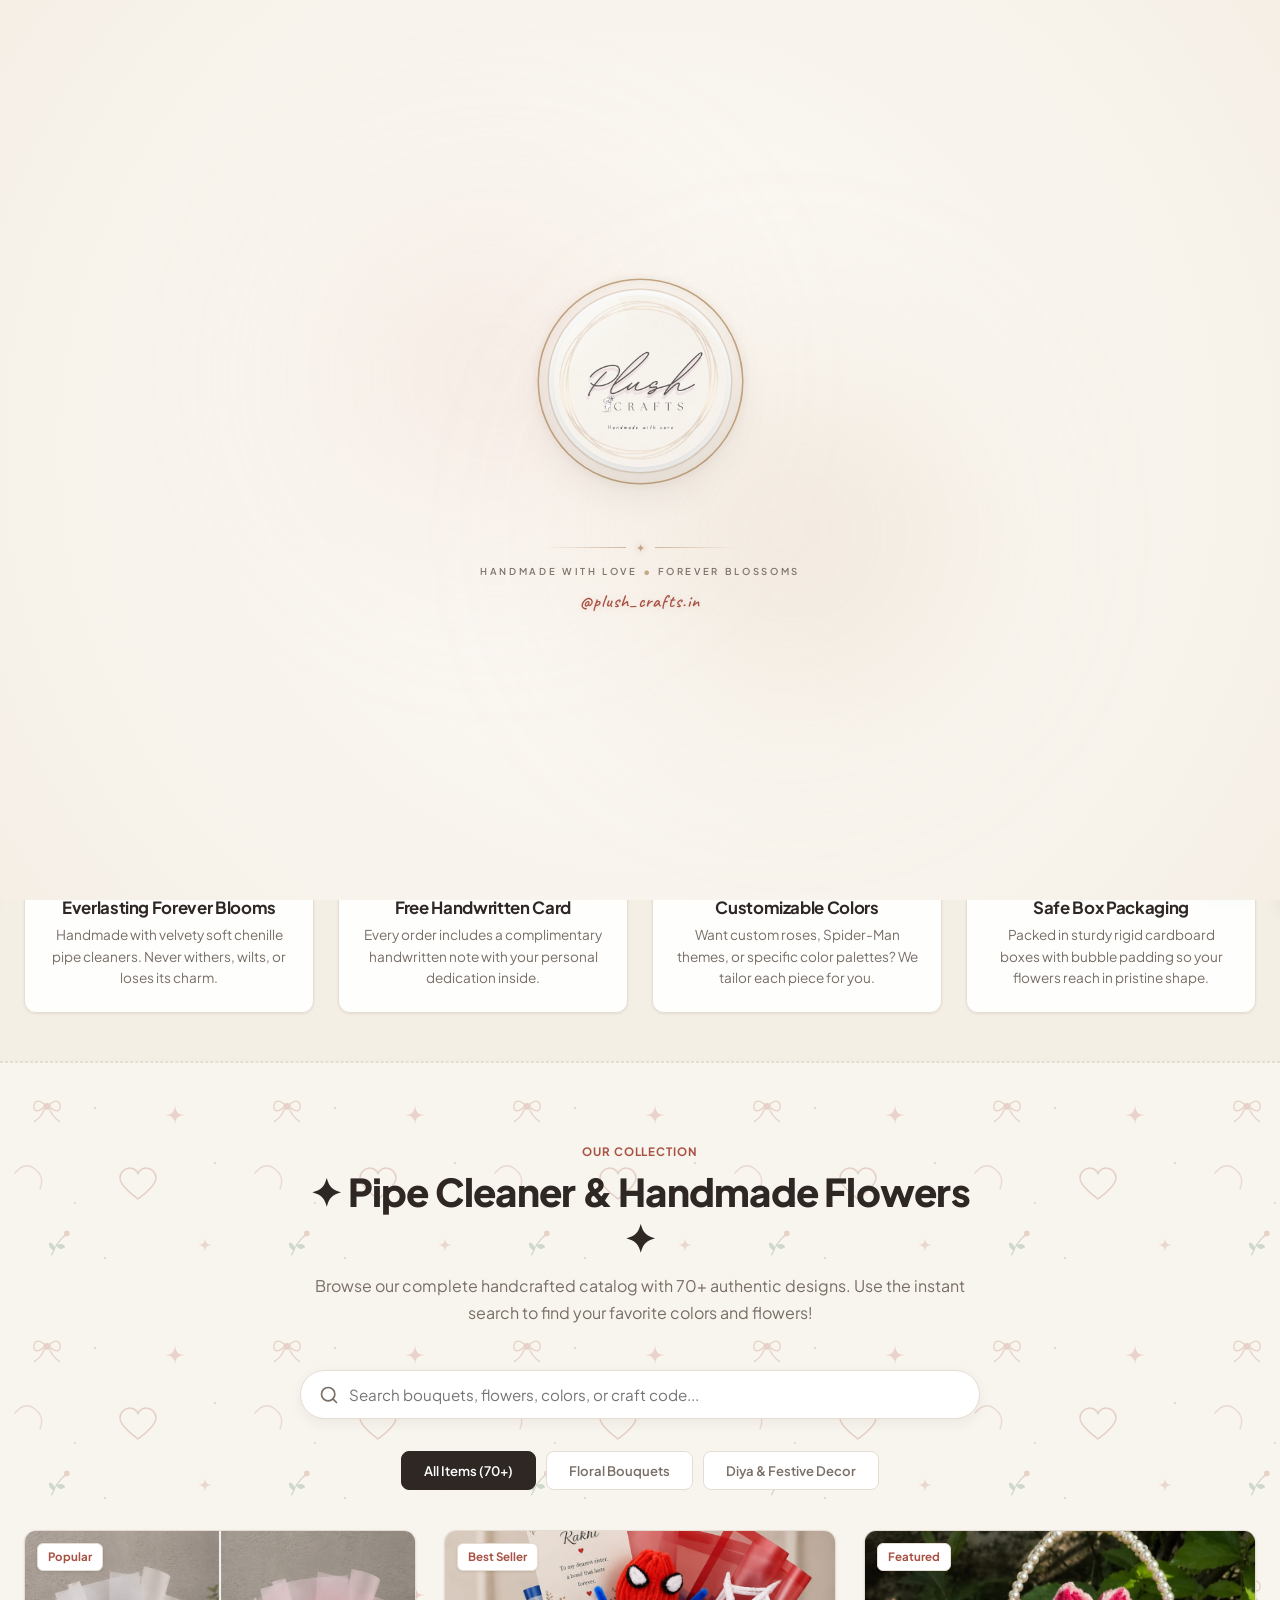
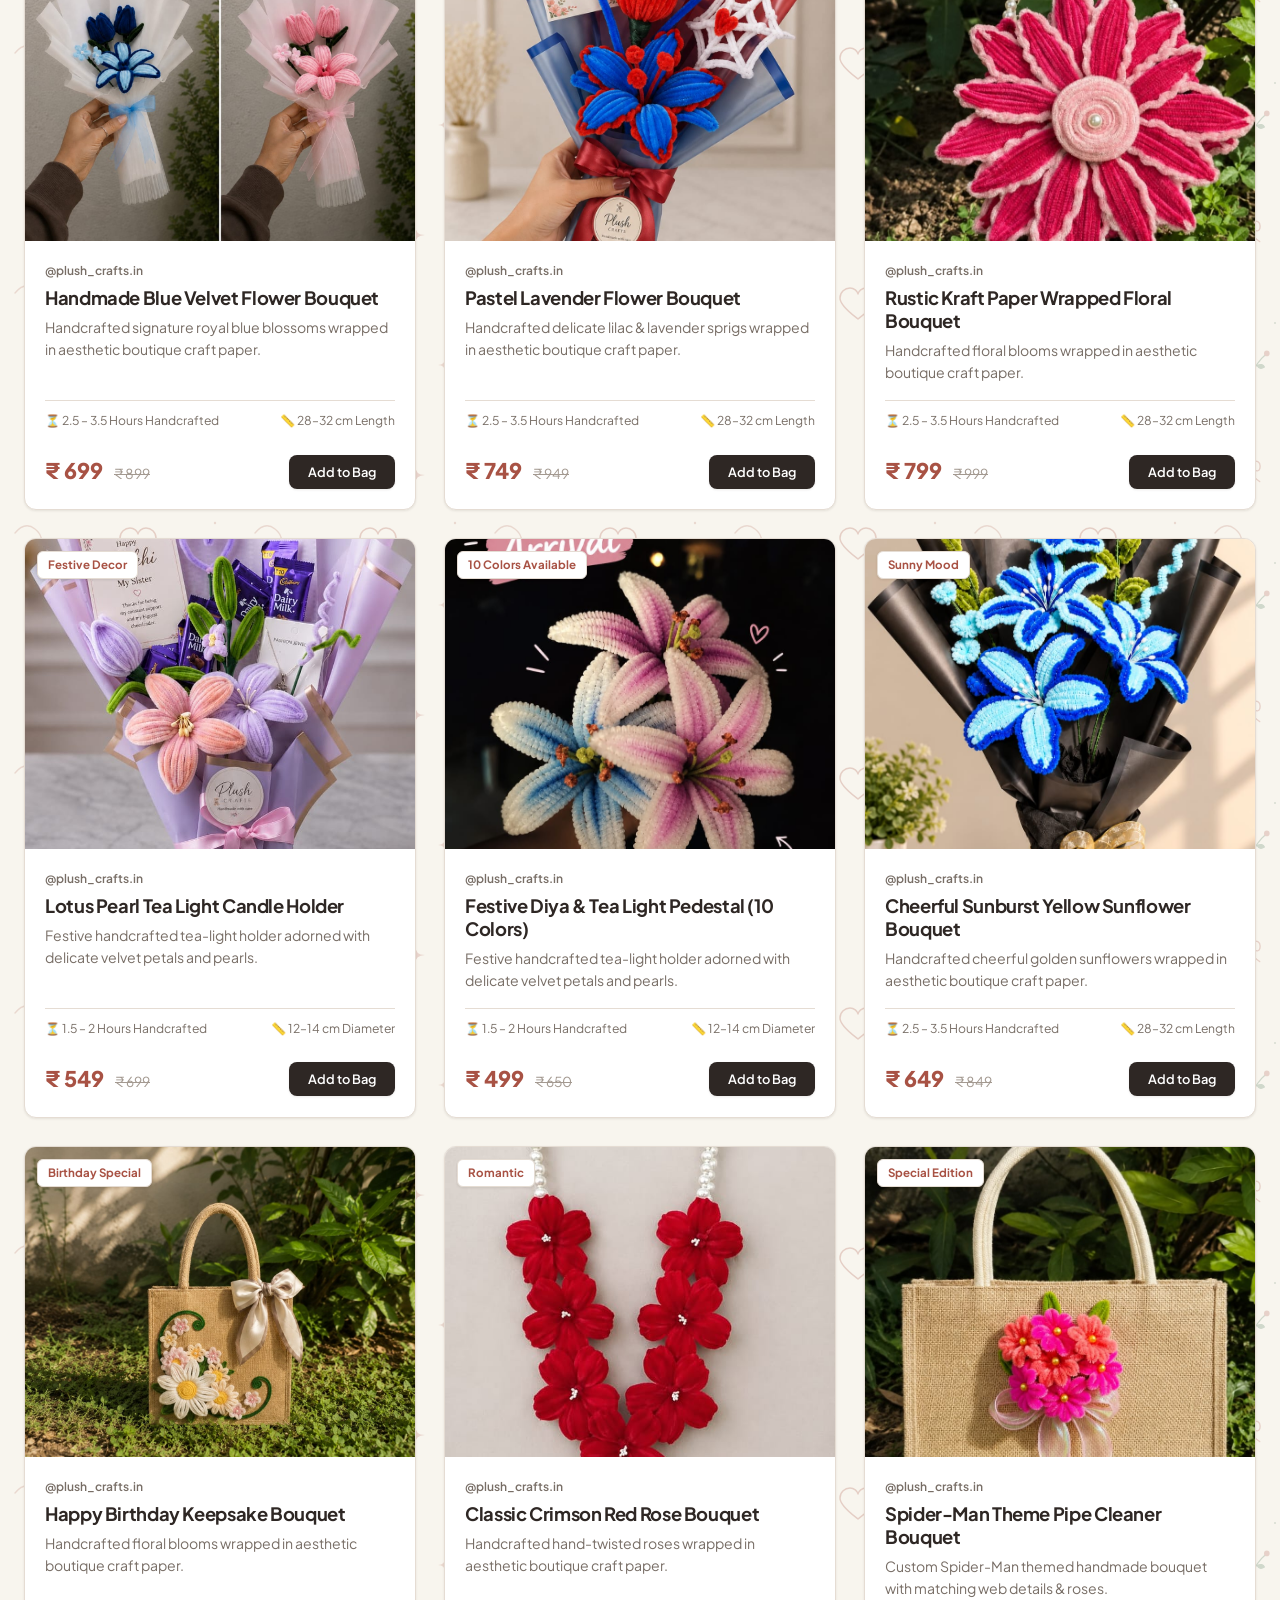
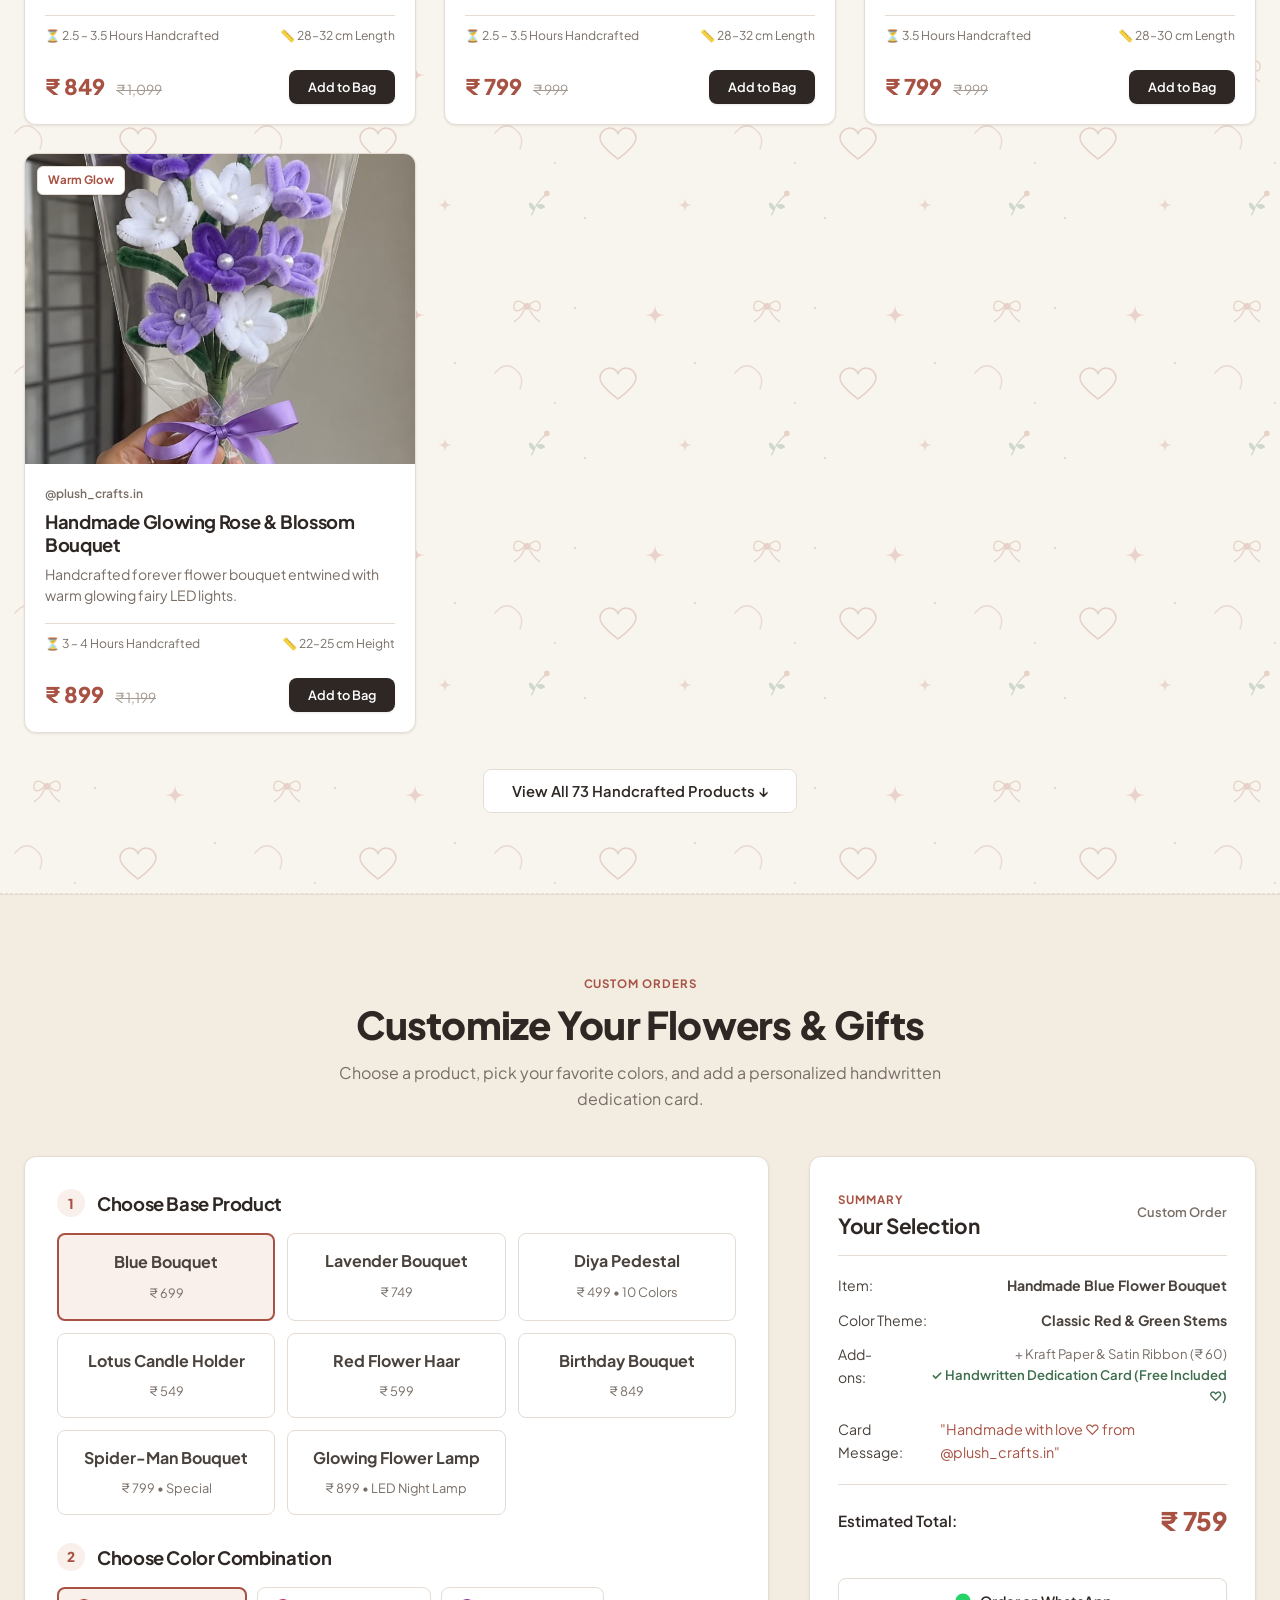
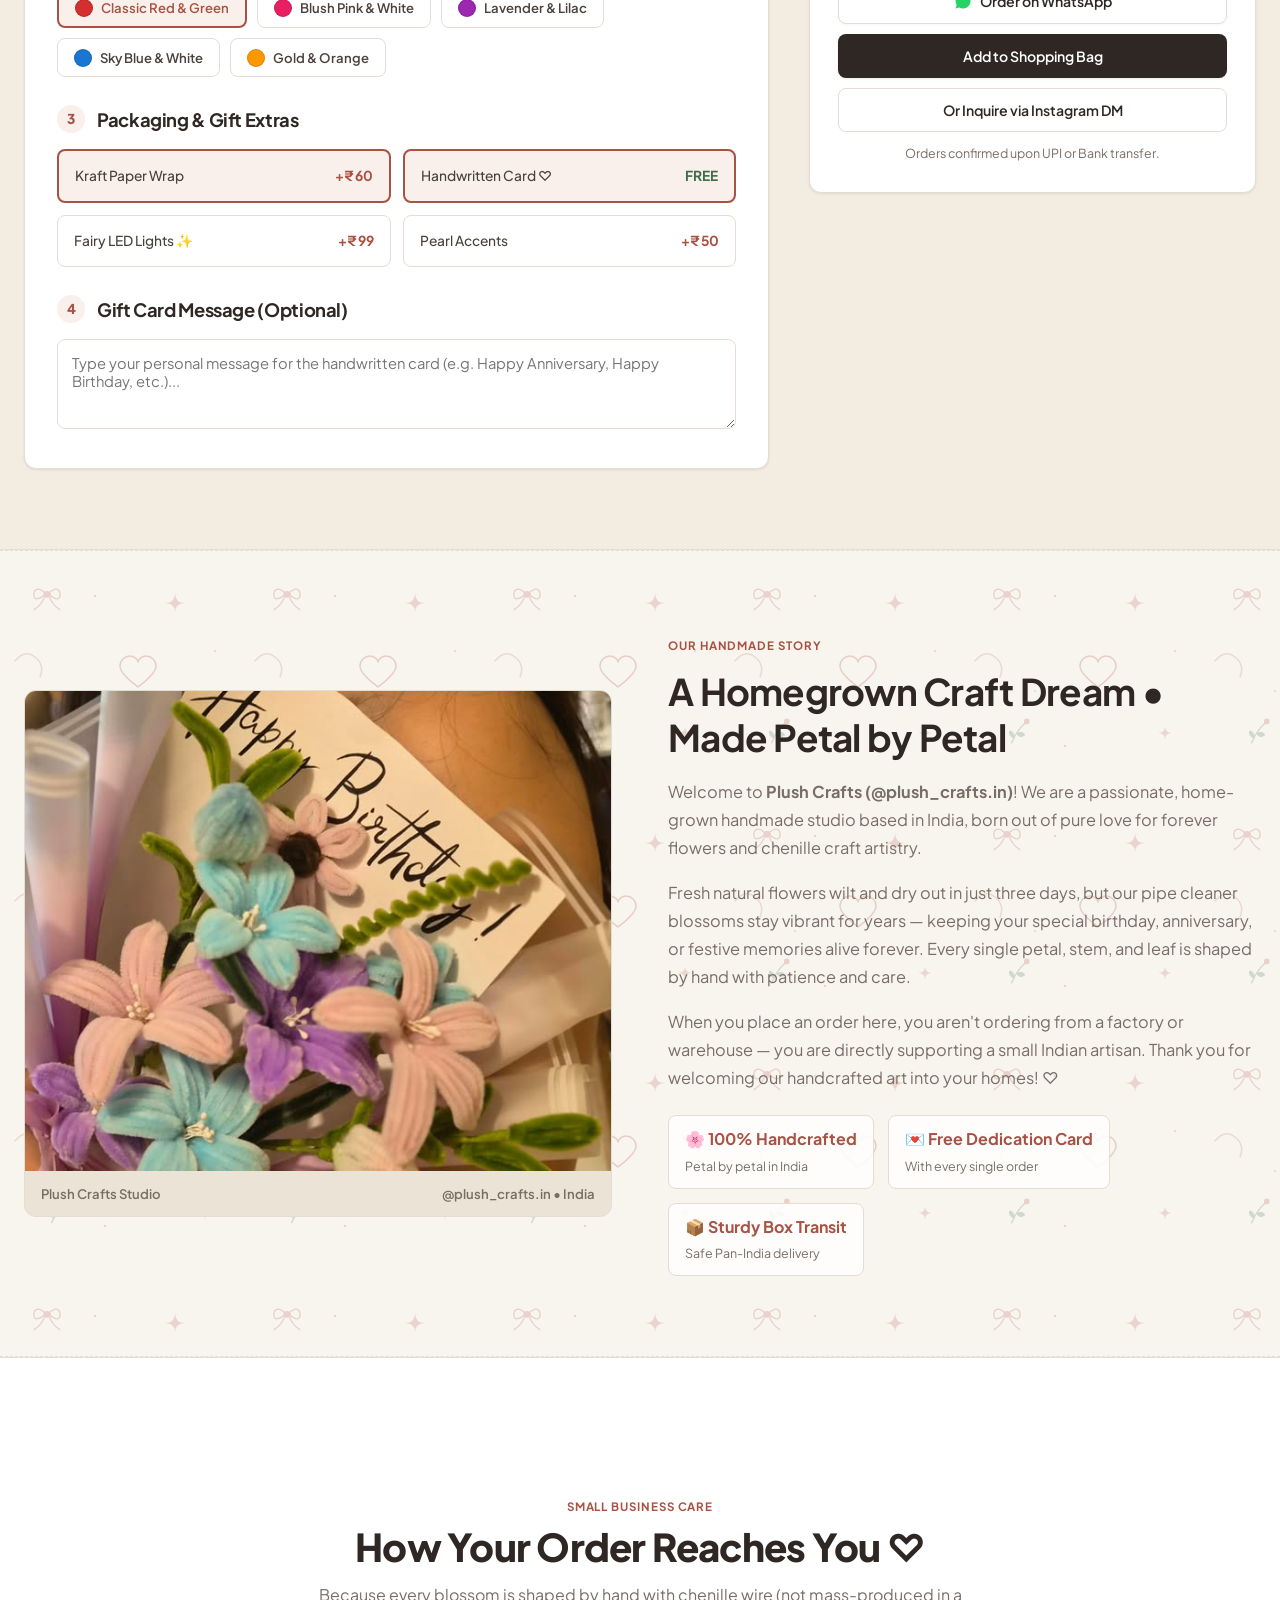
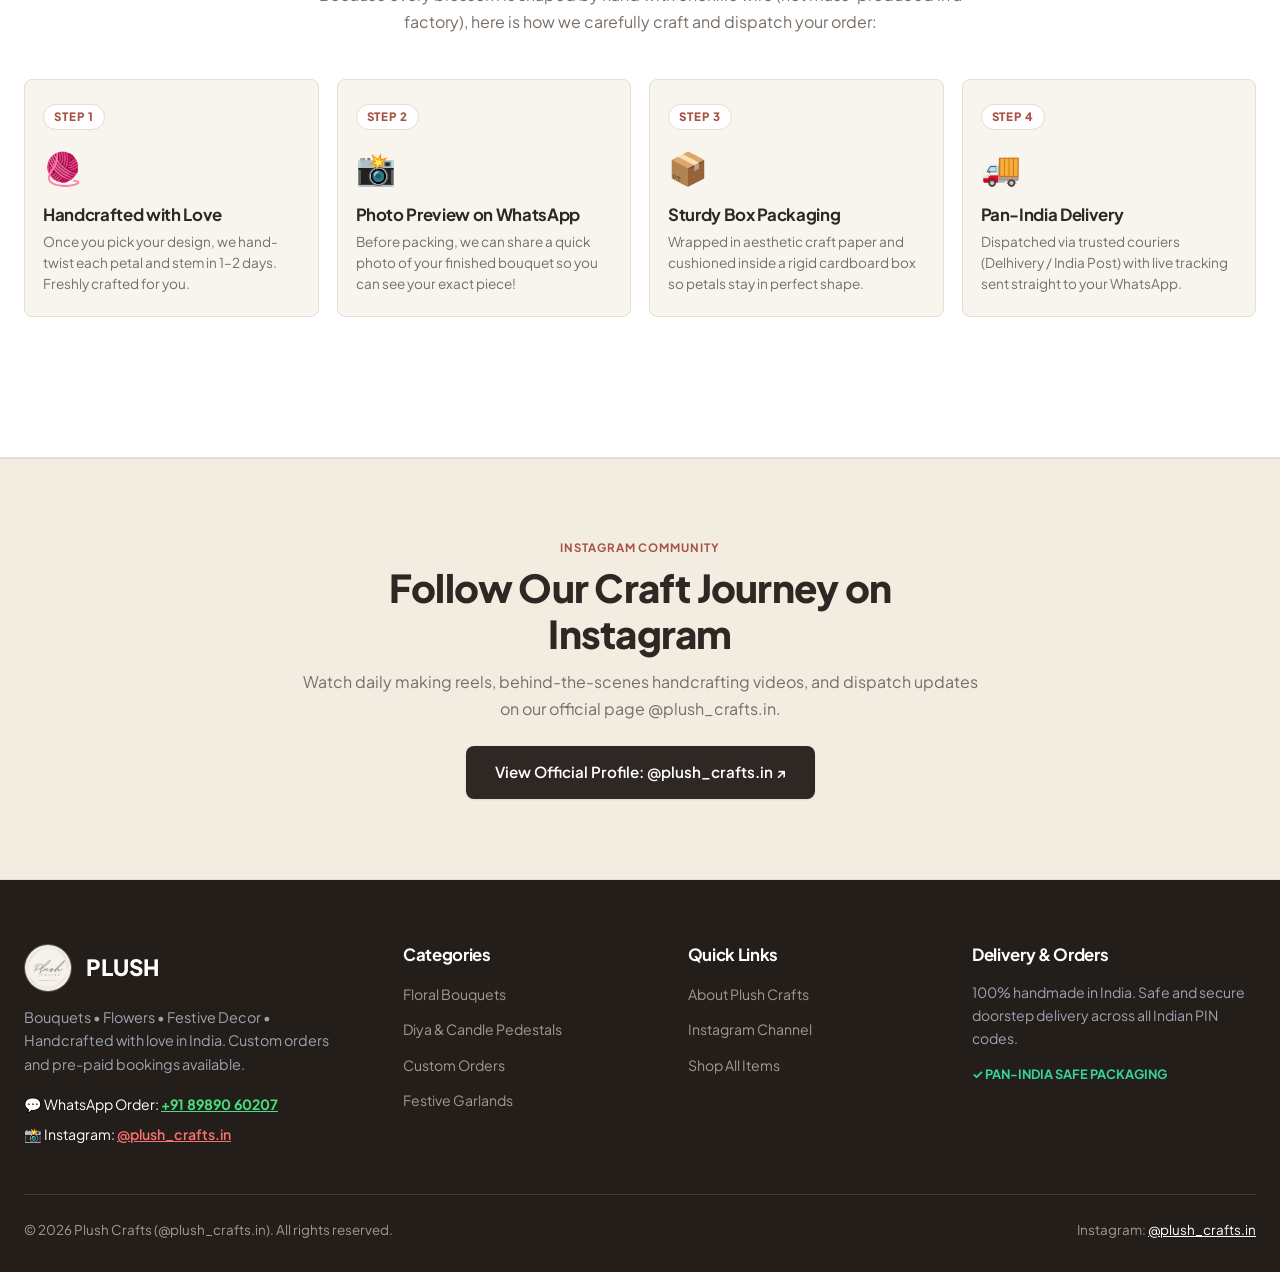
<file: index.html>
<!DOCTYPE html>
<html lang="en">
<head>
  <meta charset="UTF-8">
  <meta name="viewport" content="width=device-width, initial-scale=1.0">
  <title>PLUSH — Plush Crafts | Handmade Flowers & Bouquets (@plush_crafts.in)</title>
  <meta name="description" content="Plush Crafts (@plush_crafts.in) - Beautiful handmade pipe cleaner flower bouquets, forever blossoms that never fade, festive diya candle holders, and custom gifts. Pan-India delivery.">
  
  <link rel="icon" href="assets/images/plush_official_logo.png">
  <link rel="stylesheet" href="styles.css">
</head>
<body>

  <!-- Ultra-Aesthetic Boutique Preloader (Haute Logo & Craft Typography) -->
  <div id="plushPreloader" class="plush-preloader" aria-label="Plush Crafts Handmade Studio">
    <!-- Soft Golden-Hour Sunlight Blur Glows -->
    <div class="aesthetic-glow-bg">
      <div class="glow-orb orb-1"></div>
      <div class="glow-orb orb-2"></div>
    </div>

    <!-- Central Aesthetic Stage -->
    <div class="aesthetic-stage">
      <!-- Medallion Showcase Area -->
      <div class="aesthetic-medallion-box">
        <!-- Concentric Whispering Silk Ripples -->
        <div class="silk-ripple ripple-1"></div>
        <div class="silk-ripple ripple-2"></div>

        <!-- Golden Hairline Stitch Halo (SVG Circle Draw) -->
        <svg class="golden-halo-svg" viewBox="0 0 240 240">
          <circle cx="120" cy="120" r="112" class="halo-guide-track" />
          <circle cx="120" cy="120" r="112" class="halo-draw-thread" />
        </svg>

        <!-- Dainty Twinkling Star Glints -->
        <div class="aesthetic-star-glint glint-1">✦</div>
        <div class="aesthetic-star-glint glint-2">✦</div>
        <div class="aesthetic-star-glint glint-3">✦</div>

        <!-- Luxury Porcelain Logo Medallion -->
        <div class="aesthetic-medallion">
          <img src="assets/images/plush_official_logo.png" alt="Plush Crafts" class="aesthetic-logo-img" />
          <div class="satin-light-sheen"></div>
        </div>
      </div>

      <!-- Haute Editorial Typography & Wording Block -->
      <div class="aesthetic-brand-wording">
        <h1 class="aesthetic-brand-title" aria-label="PLUSH">
          <span class="letter-char" style="--char-idx: 0">P</span>
          <span class="letter-char" style="--char-idx: 1">L</span>
          <span class="letter-char" style="--char-idx: 2">U</span>
          <span class="letter-char" style="--char-idx: 3">S</span>
          <span class="letter-char" style="--char-idx: 4">H</span>
        </h1>
        <div class="aesthetic-wording-divider">
          <span class="divider-wing wing-left"></span>
          <span class="divider-sparkle">✦</span>
          <span class="divider-wing wing-right"></span>
        </div>
        <p class="aesthetic-tagline">
          <span class="tagline-word">HANDMADE WITH LOVE</span>
          <span class="tagline-dot">•</span>
          <span class="tagline-word">FOREVER BLOSSOMS</span>
        </p>
        <div class="aesthetic-signature-pill">@plush_crafts.in</div>
      </div>
    </div>
  </div>

  <!-- Navigation -->
  <header class="navbar">
    <div class="nav-container">
      <!-- Brand Logotype with Official High-Definition Monogram -->
      <a href="#" class="brand-identity" onclick="window.scrollTo({top: 0, behavior: 'smooth'}); return false;">
        <img src="assets/images/plush_official_logo.png" alt="Plush Crafts Official Monogram" class="brand-logo-img" />
        <div class="brand-text-block">
          <span class="brand-title-plush">PLUSH</span>
          <span class="brand-subtitle-craft">Handmade Flower Studio</span>
        </div>
      </a>

      <!-- Menu Items -->
      <nav aria-label="Primary Navigation">
        <ul class="nav-menu">
          <li><a href="#collectionSection">Bouquets & Decor</a></li>
          <li><a href="#atelierSection">Custom Orders</a></li>
          <li><a href="#storySection">About Us</a></li>
          <li><a href="#instagramSection">Instagram</a></li>
        </ul>
      </nav>

      <!-- Utility Actions -->
      <div class="nav-utilities">
        <!-- Search Trigger -->
        <button class="btn-icon" onclick="applySearchQuery(''); setTimeout(() => { const el = document.getElementById('storeSearchInput'); if (el) { el.focus(); el.scrollIntoView({ behavior: 'smooth', block: 'center' }); } }, 200);" title="Search Products" aria-label="Search Products">
          <svg width="20" height="20" viewBox="0 0 24 24" fill="none" stroke="currentColor" stroke-width="1.8" stroke-linecap="round" stroke-linejoin="round">
            <circle cx="11" cy="11" r="8"></circle>
            <line x1="21" y1="21" x2="16.65" y2="16.65"></line>
          </svg>
        </button>

        <!-- Clean Instagram Icon Button -->
        <a href="https://www.instagram.com/plush_crafts.in/#" target="_blank" rel="noopener noreferrer" class="btn-icon nav-insta-btn" title="Follow @plush_crafts.in on Instagram" aria-label="Follow us on Instagram">
          <svg width="20" height="20" viewBox="0 0 24 24" fill="none" stroke="currentColor" stroke-width="1.8" stroke-linecap="round" stroke-linejoin="round">
            <rect x="2" y="2" width="20" height="20" rx="5" ry="5"></rect>
            <path d="M16 11.37A4 4 0 1 1 12.63 8 4 4 0 0 1 16 11.37z"></path>
            <line x1="17.5" y1="6.5" x2="17.51" y2="6.5"></line>
          </svg>
        </a>

        <!-- Shopping Bag Trigger -->
        <button class="btn-icon" onclick="openBagDrawer()" title="View Shopping Bag" aria-label="Shopping Bag">
          <svg width="20" height="20" viewBox="0 0 24 24" fill="none" stroke="currentColor" stroke-width="1.8" stroke-linecap="round" stroke-linejoin="round">
            <path d="M6 2L3 6v14a2 2 0 0 0 2 2h14a2 2 0 0 0 2-2V6l-3-4z"></path>
            <line x1="3" y1="6" x2="21" y2="6"></line>
            <path d="M16 10a4 4 0 0 1-8 0"></path>
          </svg>
          <span id="bagCountIndicator" class="cart-counter" style="display: none;">0</span>
        </button>
      </div>
    </div>
  </header>

  <!-- Mobile Slide-out Menu Drawer & Backdrop -->
  <div id="mobileMenuBackdrop" class="mobile-menu-backdrop" onclick="closeMobileMenu()"></div>
  <aside id="mobileMenuDrawer" class="mobile-menu-drawer" aria-label="Mobile Navigation">
    <div class="mobile-drawer-header">
      <div class="mobile-drawer-brand">
        <img src="assets/images/plush_official_logo.png" alt="Plush Crafts" class="mobile-drawer-logo" />
        <div>
          <span class="brand-title-plush" style="font-size: 1.25rem;">PLUSH</span>
          <span class="brand-subtitle-craft" style="display: block; font-size: 0.72rem;">@plush_crafts.in</span>
        </div>
      </div>
      <button class="mobile-drawer-close" onclick="closeMobileMenu()" aria-label="Close menu">✕</button>
    </div>

    <nav class="mobile-drawer-nav">
      <a href="#collectionSection" class="mobile-nav-link" onclick="closeMobileMenu()">
        <span>🌸 Bouquets & Decor</span>
        <span class="mobile-nav-arrow">→</span>
      </a>
      <a href="#atelierSection" class="mobile-nav-link" onclick="closeMobileMenu()">
        <span>🎨 Custom Orders Studio</span>
        <span class="mobile-nav-arrow">→</span>
      </a>
      <a href="#storySection" class="mobile-nav-link" onclick="closeMobileMenu()">
        <span>🤍 About Plush Crafts</span>
        <span class="mobile-nav-arrow">→</span>
      </a>
      <a href="https://www.instagram.com/plush_crafts.in/#" target="_blank" rel="noopener noreferrer" class="mobile-nav-link" onclick="closeMobileMenu()">
        <span>📸 Official Instagram</span>
        <span class="mobile-nav-arrow">↗</span>
      </a>
    </nav>

    <div class="mobile-drawer-footer">
      <a href="https://wa.me/918989060207?text=Hello%20Plush%20Crafts!%20🌸%20I%20would%20like%20to%20order." target="_blank" rel="noopener noreferrer" class="btn btn-whatsapp" style="width: 100%; padding: 13px; font-size: 0.92rem; justify-content: center;">
        <svg width="18" height="18" viewBox="0 0 24 24" fill="currentColor">
          <path d="M17.472 14.382c-.301-.15-1.78-.879-2.056-.98-.276-.1-.477-.15-.678.15-.2.301-.779.98-.955 1.18-.176.2-.352.226-.653.076-.301-.15-1.272-.469-2.423-1.496-.897-.8-1.503-1.789-1.68-2.09-.176-.301-.019-.464.132-.614.136-.135.301-.352.452-.528.15-.176.2-.301.301-.502.101-.2.05-.377-.025-.528-.075-.15-.678-1.634-.93-2.24-.245-.589-.494-.509-.678-.519l-.578-.01c-.2 0-.527.075-.803.377-.276.301-1.054 1.03-1.054 2.512 0 1.482 1.08 2.912 1.23 3.113.15.2 2.125 3.245 5.148 4.552.719.311 1.28.497 1.718.636.722.23 1.379.197 1.899.12.578-.087 1.78-.727 2.03-1.43.25-.703.25-1.305.176-1.43-.075-.126-.276-.201-.577-.351zM12.04 2C6.52 2 2.04 6.48 2.04 12c0 1.94.55 3.75 1.5 5.29L2 22l4.87-1.48C8.34 21.37 10.13 22 12.04 22c5.52 0 10-4.48 10-10S17.56 2 12.04 2z"/>
        </svg>
        Order on WhatsApp
      </a>
      <div style="text-align: center; font-size: 0.75rem; color: var(--color-ink-muted); margin-top: 10px;">
        Handmade with love in India • Pan-India Delivery
      </div>
    </div>
  </aside>

  <!-- Hero Section with Real Instagram Post & Aesthetic Handcrafted Atmosphere -->
  <section class="hero-editorial">
    <!-- Hand-Drawn Ribbon Bow Decor (Inspired by Craft Aesthetic Poster) -->
    <div class="craft-bow-accent" aria-hidden="true">
      <svg width="68" height="68" viewBox="0 0 100 100" fill="none" xmlns="http://www.w3.org/2000/svg">
        <circle cx="50" cy="40" r="7.5" fill="#A85244" />
        <path d="M43 36 C22 14 6 26 10 44 C14 58 36 46 43 42 Z" stroke="#A85244" stroke-width="2.8" fill="none" stroke-linecap="round" stroke-linejoin="round"/>
        <path d="M57 36 C78 14 94 26 90 44 C86 58 64 46 57 42 Z" stroke="#A85244" stroke-width="2.8" fill="none" stroke-linecap="round" stroke-linejoin="round"/>
        <path d="M42 45 C34 65 18 76 12 80" stroke="#A85244" stroke-width="2.6" stroke-linecap="round"/>
        <path d="M58 45 C66 65 82 76 88 80" stroke="#A85244" stroke-width="2.6" stroke-linecap="round"/>
        <path d="M78 20 C78 17 81 14 84 14 C87 14 89 16 90 18 C91 16 93 14 96 14 C99 14 102 17 102 20 C102 26 94 32 90 35 C86 32 78 26 78 20 Z" stroke="#A85244" stroke-width="1.8" fill="none" stroke-linecap="round"/>
      </svg>
    </div>

    <div class="hero-layout">
      <div>
        <div class="hero-pretitle spaced-caps">
          ✦ Handcrafted Pipe Cleaner Flowers • Forever Blooms Made in India ✦
        </div>
        <h1 class="hero-headline">
          Handcrafted with love, <span class="serif-italic">flower by flower</span>.
        </h1>
        <div class="hero-handwritten-subtitle">
          Brighten your space with everlasting blooms ♡
        </div>
        <p class="hero-description">
          Welcome to <strong>Plush Crafts (@plush_crafts.in)</strong>! Discover charming pipe cleaner flower bouquets, forever blossoms that never wilt, festive diya candle holders, and glowing fairy night lamps.
        </p>

        <div class="hero-actions">
          <a href="#collectionSection" class="btn btn-forest">
            Explore Bouquets
          </a>
          <a href="https://www.instagram.com/plush_crafts.in/#" target="_blank" rel="noopener noreferrer" class="btn btn-insta-brush">
            <span>✈ DM on Instagram ♡</span>
          </a>
        </div>

        <div class="hero-metrics">
          <div>
            <div class="metric-num">100%</div>
            <div class="metric-label">Handmade with Love</div>
          </div>
          <div>
            <div class="metric-num">Custom</div>
            <div class="metric-label">Colors & Dedications</div>
          </div>
          <div>
            <div class="metric-num">Pan-India</div>
            <div class="metric-label">Safe Doorstep Delivery</div>
          </div>
        </div>
      </div>

      <!-- Hero Visual with the Exact Instagram Bouquet Post -->
      <div class="hero-visual">
        <div class="hero-main-card">
          <div class="hero-image-frame">
            <img src="assets/images/insta_post_1.jpg" alt="Handmade Flower Bouquet from @plush_crafts.in" />
            <div class="hero-floating-badge">
              <a href="https://www.instagram.com/plush_crafts.in/#" target="_blank" rel="noopener noreferrer" style="color: #FFF; text-decoration: none;">
                @plush_crafts.in ↗
              </a>
            </div>
          </div>
          <div class="hero-caption-row">
            <div>
              <div class="hero-card-title">Handmade Blue Flower Bouquet</div>
              <span style="font-size: 0.8rem; color: var(--color-ink-muted);">Featured Post from @plush_crafts.in</span>
            </div>
            <span style="font-size: 1.35rem; font-weight: 800; color: var(--color-red);">₹ 699</span>
          </div>
        </div>
      </div>
    </div>
  </section>

  <!-- Genuine Small-Batch Craft Studio Promises -->
  <section class="editorial-values" aria-label="Our Small Business Promise">
    <div class="values-grid">
      <div class="value-item-card">
        <div class="value-icon-bubble">🌸</div>
        <h3 class="value-title">Everlasting Forever Blooms</h3>
        <p class="value-desc">Handmade with velvety soft chenille pipe cleaners. Never withers, wilts, or loses its charm.</p>
      </div>
      <div class="value-item-card">
        <div class="value-icon-bubble">💌</div>
        <h3 class="value-title">Free Handwritten Card</h3>
        <p class="value-desc">Every order includes a complimentary handwritten note with your personal dedication inside.</p>
      </div>
      <div class="value-item-card">
        <div class="value-icon-bubble">🎨</div>
        <h3 class="value-title">Customizable Colors</h3>
        <p class="value-desc">Want custom roses, Spider-Man themes, or specific color palettes? We tailor each piece for you.</p>
      </div>
      <div class="value-item-card">
        <div class="value-icon-bubble">📦</div>
        <h3 class="value-title">Safe Box Packaging</h3>
        <p class="value-desc">Packed in sturdy rigid cardboard boxes with bubble padding so your flowers reach in pristine shape.</p>
      </div>
    </div>
  </section>

  <!-- Curated Collection Section with Dedicated Craft Doodle Background -->
  <section id="collectionSection" class="craft-doodle-section">
    <div class="section-shell">
      <div class="section-headline-block">
        <span class="spaced-caps section-label">Our Collection</span>
        <h2 class="section-title">✦ Pipe Cleaner & Handmade Flowers ✦</h2>
        <p class="section-desc">
          Browse our complete handcrafted catalog with 70+ authentic designs. Use the instant search to find your favorite colors and flowers!
        </p>
      </div>

      <!-- Live E-Commerce Search & Discovery Bar -->
      <div class="store-search-container">
        <div class="store-search-box">
          <svg class="search-icon" width="20" height="20" viewBox="0 0 24 24" fill="none" stroke="currentColor" stroke-width="2" stroke-linecap="round" stroke-linejoin="round">
            <circle cx="11" cy="11" r="8"></circle>
            <line x1="21" y1="21" x2="16.65" y2="16.65"></line>
          </svg>
          <input 
            type="text" 
            id="storeSearchInput" 
            class="store-search-input" 
            placeholder="Search bouquets, flowers, colors, or craft code..." 
            autocomplete="off"
            oninput="handleStoreSearch(this.value)"
          />
          <button id="storeSearchClear" class="store-search-clear" onclick="clearStoreSearch()" aria-label="Clear Search" style="display: none;">✕</button>
        </div>

        <!-- Live Search Status Banner -->
        <div id="searchStatusRow" class="search-status-row" style="display: none;">
          <span id="searchStatusText">Showing matching results</span>
          <button type="button" class="btn-text-clear" onclick="clearStoreSearch()">Reset Search ↺</button>
        </div>
      </div>

      <!-- Category Filters -->
      <div class="filter-bar">
        <button class="filter-tab active" data-filter-key="all">All Items (70+)</button>
        <button class="filter-tab" data-filter-key="bouquets">Floral Bouquets</button>
        <button class="filter-tab" data-filter-key="decor">Diya & Festive Decor</button>
      </div>

      <!-- Products Grid -->
      <div id="collectionGrid" class="collection-grid">
        <!-- Injected via app.js -->
      </div>

      <!-- Load More / View All Toggle (When browsing default view) -->
      <div id="catalogLoadMoreContainer" style="text-align: center; margin-top: 36px;">
        <button id="catalogLoadMoreBtn" class="btn btn-outline" onclick="toggleViewAllProducts()" style="padding: 12px 28px; font-size: 0.92rem;">
          View All 70+ Handcrafted Products ↓
        </button>
      </div>
    </div>
  </section>

  <!-- Custom Order Studio -->
  <section id="atelierSection" class="atelier-section">
    <div class="section-shell">
      <div class="section-headline-block">
        <span class="spaced-caps section-label">Custom Orders</span>
        <h2 class="section-title">Customize Your Flowers & Gifts</h2>
        <p class="section-desc">
          Choose a product, pick your favorite colors, and add a personalized handwritten dedication card.
        </p>
      </div>

      <div class="atelier-layout">
        <!-- Interactive Controls -->
        <div class="atelier-editor">
          <!-- Step 1: Base Selection -->
          <div class="step-indicator">
            <span class="step-number">1</span>
            <h3 class="step-heading">Choose Base Product</h3>
          </div>
          <div class="selection-grid">
            <div class="selectable-item active" data-model-id="blue-bouquet" data-model-name="Handmade Blue Flower Bouquet" data-model-price="699" data-model-img="assets/images/insta_post_1.jpg">
              <strong style="font-size: 1rem; display: block; margin-bottom: 4px;">Blue Bouquet</strong>
              <span style="font-size: 0.8rem; color: var(--color-ink-muted);">₹ 699</span>
            </div>
            <div class="selectable-item" data-model-id="lavender-wrap" data-model-name="Pastel Lavender Flower Bouquet" data-model-price="749" data-model-img="assets/images/insta_post_2.jpg">
              <strong style="font-size: 1rem; display: block; margin-bottom: 4px;">Lavender Bouquet</strong>
              <span style="font-size: 0.8rem; color: var(--color-ink-muted);">₹ 749</span>
            </div>
            <div class="selectable-item" data-model-id="diya-holder" data-model-name="Festive Diya & Tea Light Holder" data-model-price="499" data-model-img="assets/images/insta_post_5.jpg">
              <strong style="font-size: 1rem; display: block; margin-bottom: 4px;">Diya Pedestal</strong>
              <span style="font-size: 0.8rem; color: var(--color-ink-muted);">₹ 499 • 10 Colors</span>
            </div>
            <div class="selectable-item" data-model-id="pearl-holder" data-model-name="Lotus Pearl Candle Holder" data-model-price="549" data-model-img="assets/images/insta_post_4.jpg">
              <strong style="font-size: 1rem; display: block; margin-bottom: 4px;">Lotus Candle Holder</strong>
              <span style="font-size: 0.8rem; color: var(--color-ink-muted);">₹ 549</span>
            </div>
            <div class="selectable-item" data-model-id="ganpati-necklace" data-model-name="Ganpati Bappa Red Flower Haar" data-model-price="599" data-model-img="assets/images/insta_post_11.jpg">
              <strong style="font-size: 1rem; display: block; margin-bottom: 4px;">Red Flower Haar</strong>
              <span style="font-size: 0.8rem; color: var(--color-ink-muted);">₹ 599</span>
            </div>
            <div class="selectable-item" data-model-id="celebration-bouquet" data-model-name="Happy Birthday Flower Bouquet" data-model-price="849" data-model-img="assets/images/insta_post_7.jpg">
              <strong style="font-size: 1rem; display: block; margin-bottom: 4px;">Birthday Bouquet</strong>
              <span style="font-size: 0.8rem; color: var(--color-ink-muted);">₹ 849</span>
            </div>
            <div class="selectable-item" data-model-id="spiderman-bouquet" data-model-name="Spider-Man Theme Pipe Cleaner Bouquet" data-model-price="799" data-model-img="assets/images/spiderman_bouquet.jpg">
              <strong style="font-size: 1rem; display: block; margin-bottom: 4px;">Spider-Man Bouquet</strong>
              <span style="font-size: 0.8rem; color: var(--color-ink-muted);">₹ 799 • Special</span>
            </div>
            <div class="selectable-item" data-model-id="glowing-lamp" data-model-name="Glowing LED Pipe Cleaner Flower Lamp" data-model-price="899" data-model-img="assets/images/glowing_flower_lamp.jpg">
              <strong style="font-size: 1rem; display: block; margin-bottom: 4px;">Glowing Flower Lamp</strong>
              <span style="font-size: 0.8rem; color: var(--color-ink-muted);">₹ 899 • LED Night Lamp</span>
            </div>
          </div>

          <!-- Step 2: Color Palette -->
          <div class="step-indicator">
            <span class="step-number">2</span>
            <h3 class="step-heading">Choose Color Combination</h3>
          </div>
          <div class="palette-chips">
            <div class="palette-chip active" data-palette-name="Classic Red & Green Stems" data-palette-color="#D32F2F">
              <span class="swatch-color" style="background-color: #D32F2F;"></span>
              <span>Classic Red & Green</span>
            </div>
            <div class="palette-chip" data-palette-name="Blush Pink & White" data-palette-color="#E91E63">
              <span class="swatch-color" style="background-color: #E91E63;"></span>
              <span>Blush Pink & White</span>
            </div>
            <div class="palette-chip" data-palette-name="Pastel Lavender & Lilac" data-palette-color="#9C27B0">
              <span class="swatch-color" style="background-color: #9C27B0;"></span>
              <span>Lavender & Lilac</span>
            </div>
            <div class="palette-chip" data-palette-name="Sky Blue & White" data-palette-color="#1976D2">
              <span class="swatch-color" style="background-color: #1976D2;"></span>
              <span>Sky Blue & White</span>
            </div>
            <div class="palette-chip" data-palette-name="Festive Gold & Orange" data-palette-color="#FF9800">
              <span class="swatch-color" style="background-color: #FF9800;"></span>
              <span>Gold & Orange</span>
            </div>
          </div>

          <!-- Step 3: Packaging & Extras -->
          <div class="step-indicator">
            <span class="step-number">3</span>
            <h3 class="step-heading">Packaging & Gift Extras</h3>
          </div>
          <div class="embellishment-list">
            <div class="embellishment-box active" data-embellish-id="kraft-wrap" data-embellish-name="Kraft Paper Wrap & Satin Ribbon" data-embellish-price="60">
              <span>Kraft Paper Wrap</span>
              <strong style="color: var(--color-red);">+₹ 60</strong>
            </div>
            <div class="embellishment-box active" data-embellish-id="gift-card" data-embellish-name="Handwritten Dedication Card" data-embellish-price="0">
              <span>Handwritten Card ♡</span>
              <strong style="color: var(--color-green);">FREE</strong>
            </div>
            <div class="embellishment-box" data-embellish-id="fairy-lights" data-embellish-name="Warm Fairy LED Lights" data-embellish-price="99">
              <span>Fairy LED Lights ✨</span>
              <strong style="color: var(--color-red);">+₹ 99</strong>
            </div>
            <div class="embellishment-box" data-embellish-id="extra-pearls" data-embellish-name="Pearl Bead Accents" data-embellish-price="50">
              <span>Pearl Accents</span>
              <strong style="color: var(--color-red);">+₹ 50</strong>
            </div>
          </div>

          <!-- Step 4: Handwritten Message -->
          <div class="step-indicator">
            <span class="step-number">4</span>
            <h3 class="step-heading">Gift Card Message (Optional)</h3>
          </div>
          <textarea id="atelierDedicationInput" class="dedication-input" placeholder="Type your personal message for the handwritten card (e.g. Happy Anniversary, Happy Birthday, etc.)..."></textarea>
        </div>

        <!-- Sticky Order Summary Box -->
        <aside class="order-slip" aria-label="Order Summary">
          <div class="slip-header">
            <div>
              <span class="spaced-caps">Summary</span>
              <h4 style="font-size: 1.3rem; font-weight: 700; margin-top: 2px;">Your Selection</h4>
            </div>
            <span style="font-size: 0.8rem; color: var(--color-ink-muted); font-weight: 600;">Custom Order</span>
          </div>

          <ul class="slip-spec-list">
            <li>
              <span>Item:</span>
              <strong id="slipModelName">Handmade Blue Flower Bouquet</strong>
            </li>
            <li>
              <span>Color Theme:</span>
              <strong id="slipPaletteName">Classic Red & Green Stems</strong>
            </li>
            <li>
              <span>Add-ons:</span>
              <div id="slipEmbellishList" style="text-align: right;"></div>
            </li>
            <li>
              <span>Card Message:</span>
              <span id="slipDedicationText" style="color: var(--color-red); font-size: 0.9rem;">
                "Handmade with love ♡ from @plush_crafts.in"
              </span>
            </li>
          </ul>

          <div class="slip-total-block">
            <span style="font-size: 0.95rem; font-weight: 600; color: var(--color-ink);">Estimated Total:</span>
            <span id="slipTotalValue" class="slip-total-amount">₹ 759</span>
          </div>

          <div style="display: flex; flex-direction: column; gap: 10px;">
            <button class="btn btn-whatsapp" onclick="inquireAtelierViaWhatsApp()" style="width: 100%; padding: 13px;">
              <svg width="18" height="18" viewBox="0 0 24 24" fill="currentColor">
                <path d="M17.472 14.382c-.301-.15-1.78-.879-2.056-.98-.276-.1-.477-.15-.678.15-.2.301-.779.98-.955 1.18-.176.2-.352.226-.653.076-.301-.15-1.272-.469-2.423-1.496-.897-.8-1.503-1.789-1.68-2.09-.176-.301-.019-.464.132-.614.136-.135.301-.352.452-.528.15-.176.2-.301.301-.502.101-.2.05-.377-.025-.528-.075-.15-.678-1.634-.93-2.24-.245-.589-.494-.509-.678-.519l-.578-.01c-.2 0-.527.075-.803.377-.276.301-1.054 1.03-1.054 2.512 0 1.482 1.08 2.912 1.23 3.113.15.2 2.125 3.245 5.148 4.552.719.311 1.28.497 1.718.636.722.23 1.379.197 1.899.12.578-.087 1.78-.727 2.03-1.43.25-.703.25-1.305.176-1.43-.075-.126-.276-.201-.577-.351zM12.04 2C6.52 2 2.04 6.48 2.04 12c0 1.94.55 3.75 1.5 5.29L2 22l4.87-1.48C8.34 21.37 10.13 22 12.04 22c5.52 0 10-4.48 10-10S17.56 2 12.04 2z"/>
              </svg>
              Order on WhatsApp
            </button>
            <button class="btn btn-forest" onclick="addAtelierPieceToBag()" style="width: 100%;">
              Add to Shopping Bag
            </button>
            <button class="btn btn-outline" onclick="inquireAtelierViaInstagram()" style="width: 100%;">
              Or Inquire via Instagram DM
            </button>
          </div>
          <p style="text-align: center; font-size: 0.78rem; color: var(--color-ink-muted); margin-top: 12px;">
            Orders confirmed upon UPI or Bank transfer.
          </p>
        </aside>
      </div>
    </div>
  </section>

  <!-- About Us Section: Real Home-Grown Handmade Dream Story -->
  <section id="storySection" class="craft-doodle-section">
    <div class="section-shell">
      <div class="story-two-col">
      <div class="story-frame">
        <img src="assets/images/insta_post_7.jpg" alt="Plush Crafts Handcrafted Flowers & Decor" />
        <div style="padding: 12px 16px; display: flex; justify-content: space-between; font-size: 0.82rem; color: var(--color-ink-muted); font-weight: 600;">
          <span>Plush Crafts Studio</span>
          <span>@plush_crafts.in • India</span>
        </div>
      </div>

      <div class="story-copy">
        <span class="spaced-caps">Our Handmade Story</span>
        <h2>A Homegrown Craft Dream • Made Petal by Petal</h2>
        <p>
          Welcome to <strong>Plush Crafts (@plush_crafts.in)</strong>! We are a passionate, home-grown handmade studio based in India, born out of pure love for forever flowers and chenille craft artistry.
        </p>
        <p>
          Fresh natural flowers wilt and dry out in just three days, but our pipe cleaner blossoms stay vibrant for years — keeping your special birthday, anniversary, or festive memories alive forever. Every single petal, stem, and leaf is shaped by hand with patience and care.
        </p>
        <p>
          When you place an order here, you aren't ordering from a factory or warehouse — you are directly supporting a small Indian artisan. Thank you for welcoming our handcrafted art into your homes! ♡
        </p>
        <div style="margin-top: 24px; display: flex; flex-wrap: wrap; gap: 14px;">
          <div style="background: rgba(255,255,255,0.85); padding: 10px 16px; border-radius: 8px; border: 1px solid var(--color-border);">
            <strong style="color: var(--color-red); font-size: 1rem; display: block;">🌸 100% Handcrafted</strong>
            <span style="font-size: 0.78rem; color: var(--color-ink-muted);">Petal by petal in India</span>
          </div>
          <div style="background: rgba(255,255,255,0.85); padding: 10px 16px; border-radius: 8px; border: 1px solid var(--color-border);">
            <strong style="color: var(--color-red); font-size: 1rem; display: block;">💌 Free Dedication Card</strong>
            <span style="font-size: 0.78rem; color: var(--color-ink-muted);">With every single order</span>
          </div>
          <div style="background: rgba(255,255,255,0.85); padding: 10px 16px; border-radius: 8px; border: 1px solid var(--color-border);">
            <strong style="color: var(--color-red); font-size: 1rem; display: block;">📦 Sturdy Box Transit</strong>
            <span style="font-size: 0.78rem; color: var(--color-ink-muted);">Safe Pan-India delivery</span>
          </div>
        </div>
      </div>
    </div>
  </div>
</section>

  <!-- How Your Order Reaches You (Small Business Transparency) -->
  <section class="order-journey-section">
    <div class="section-shell">
      <div class="section-headline-block">
        <span class="spaced-caps section-label">Small Business Care</span>
        <h2 class="section-title">How Your Order Reaches You ♡</h2>
        <p class="section-desc">
          Because every blossom is shaped by hand with chenille wire (not mass-produced in a factory), here is how we carefully craft and dispatch your order:
        </p>
      </div>

      <div class="journey-grid">
        <div class="journey-card">
          <div class="journey-step-tag">Step 1</div>
          <div class="journey-emoji">🧶</div>
          <h3 class="journey-title">Handcrafted with Love</h3>
          <p class="journey-desc">Once you pick your design, we hand-twist each petal and stem in 1–2 days. Freshly crafted for you.</p>
        </div>
        <div class="journey-card">
          <div class="journey-step-tag">Step 2</div>
          <div class="journey-emoji">📸</div>
          <h3 class="journey-title">Photo Preview on WhatsApp</h3>
          <p class="journey-desc">Before packing, we can share a quick photo of your finished bouquet so you can see your exact piece!</p>
        </div>
        <div class="journey-card">
          <div class="journey-step-tag">Step 3</div>
          <div class="journey-emoji">📦</div>
          <h3 class="journey-title">Sturdy Box Packaging</h3>
          <p class="journey-desc">Wrapped in aesthetic craft paper and cushioned inside a rigid cardboard box so petals stay in perfect shape.</p>
        </div>
        <div class="journey-card">
          <div class="journey-step-tag">Step 4</div>
          <div class="journey-emoji">🚚</div>
          <h3 class="journey-title">Pan-India Delivery</h3>
          <p class="journey-desc">Dispatched via trusted couriers (Delhivery / India Post) with live tracking sent straight to your WhatsApp.</p>
        </div>
      </div>
    </div>
  </section>

  <!-- Official Instagram Channel Banner -->
  <section id="instagramSection" class="instagram-banner">
    <div class="section-headline-block" style="margin-bottom: 24px;">
      <span class="spaced-caps section-label">Instagram Community</span>
      <h2 class="section-title">Follow Our Craft Journey on Instagram</h2>
      <p class="section-desc">
        Watch daily making reels, behind-the-scenes handcrafting videos, and dispatch updates on our official page @plush_crafts.in.
      </p>
    </div>

    <div style="text-align: center; margin-top: 10px;">
      <a href="https://www.instagram.com/plush_crafts.in/#" target="_blank" rel="noopener noreferrer" class="btn btn-forest" style="padding: 13px 28px; font-size: 0.95rem;">
        View Official Profile: @plush_crafts.in ↗
      </a>
    </div>
  </section>


  <!-- Slide-Over Shopping Bag Drawer -->
  <div id="bagCurtain" class="bag-drawer-curtain"></div>
  <aside id="bagDrawer" class="bag-drawer" aria-label="Shopping Bag">
    <div class="bag-header">
      <div style="display: flex; align-items: baseline; gap: 10px;">
        <span class="brand-title-plush" style="font-size: 1.25rem;">PLUSH</span>
        <span style="font-size: 0.85rem; font-weight: 600; color: var(--color-ink-muted);">Shopping Bag</span>
      </div>
      <button style="background: transparent; border: none; font-size: 1.25rem; cursor: pointer; color: var(--color-ink);" onclick="closeBagDrawer()">✕</button>
    </div>

    <!-- Items List -->
    <div id="bagItemsScroll" class="bag-items-scroll">
      <!-- Injected via app.js -->
    </div>

    <!-- Indian Postal Pincode Checker -->
    <div style="padding: 16px 20px; background-color: var(--color-surface-soft); border-top: 1px solid var(--color-border);">
      <label style="display: block; font-size: 0.78rem; font-weight: 700; margin-bottom: 6px;">Check Delivery to PIN Code:</label>
      <div style="display: flex; gap: 8px;">
        <input type="text" id="atelierPinInput" maxlength="6" placeholder="e.g. 400001" style="flex-grow: 1; padding: 10px 12px; border: 1px solid var(--color-border); border-radius: var(--radius-xs); background: #FFF; font-size: 0.88rem;" />
        <button class="btn btn-outline" style="padding: 10px 16px; font-size: 0.78rem;" onclick="evaluatePinCode()">Check</button>
      </div>
      <div id="atelierPinResult" style="font-size: 0.78rem; margin-top: 6px;"></div>
    </div>

    <!-- Promo Code Area -->
    <div style="padding: 16px 20px; background-color: #FFFFFF; border-top: 1px solid var(--color-border);">
      <div style="display: flex; gap: 8px;">
        <input type="text" id="atelierCodeInput" placeholder="Discount Code (try PLUSH10)" style="flex-grow: 1; padding: 10px 12px; border: 1px solid var(--color-border); border-radius: var(--radius-xs); font-size: 0.88rem; text-transform: uppercase;" />
        <button class="btn btn-outline" style="padding: 10px 16px; font-size: 0.78rem;" onclick="applyAtelierCode()">Apply</button>
      </div>
    </div>

    <!-- Bag Summary & Checkout -->
    <div class="bag-footer">
      <div style="display: flex; justify-content: space-between; font-size: 0.9rem; margin-bottom: 6px;">
        <span>Subtotal</span>
        <span id="bagSubtotalVal" style="font-weight: 700; color: var(--color-ink);">₹ 0</span>
      </div>
      <div style="display: flex; justify-content: space-between; font-size: 0.9rem; margin-bottom: 6px;">
        <span>Shipping</span>
        <span id="bagShippingVal">₹ 0</span>
      </div>
      <div id="bagDiscountRow" style="display: none; justify-content: space-between; font-size: 0.9rem; margin-bottom: 6px; color: var(--color-green);">
        <span>Discount (PLUSH10)</span>
        <span id="bagDiscountVal">-₹ 0</span>
      </div>
      <div style="display: flex; justify-content: space-between; font-size: 1.3rem; font-weight: 800; padding-top: 12px; border-top: 1px solid var(--color-border); margin-bottom: 18px;">
        <span>Total:</span>
        <span id="bagTotalVal" style="color: var(--color-red);">₹ 0</span>
      </div>

      <button class="btn btn-whatsapp" onclick="completeOrderViaWhatsApp()" style="width: 100%; padding: 14px; font-size: 0.96rem; margin-bottom: 8px;">
        <svg width="18" height="18" viewBox="0 0 24 24" fill="currentColor">
          <path d="M17.472 14.382c-.301-.15-1.78-.879-2.056-.98-.276-.1-.477-.15-.678.15-.2.301-.779.98-.955 1.18-.176.2-.352.226-.653.076-.301-.15-1.272-.469-2.423-1.496-.897-.8-1.503-1.789-1.68-2.09-.176-.301-.019-.464.132-.614.136-.135.301-.352.452-.528.15-.176.2-.301.301-.502.101-.2.05-.377-.025-.528-.075-.15-.678-1.634-.93-2.24-.245-.589-.494-.509-.678-.519l-.578-.01c-.2 0-.527.075-.803.377-.276.301-1.054 1.03-1.054 2.512 0 1.482 1.08 2.912 1.23 3.113.15.2 2.125 3.245 5.148 4.552.719.311 1.28.497 1.718.636.722.23 1.379.197 1.899.12.578-.087 1.78-.727 2.03-1.43.25-.703.25-1.305.176-1.43-.075-.126-.276-.201-.577-.351zM12.04 2C6.52 2 2.04 6.48 2.04 12c0 1.94.55 3.75 1.5 5.29L2 22l4.87-1.48C8.34 21.37 10.13 22 12.04 22c5.52 0 10-4.48 10-10S17.56 2 12.04 2z"/>
        </svg>
        Order on WhatsApp
      </button>

      <button class="btn btn-outline" onclick="completeOrderViaInstagram()" style="width: 100%; padding: 11px; font-size: 0.88rem;">
        Or Order via Instagram DM
      </button>
    </div>
  </aside>

  <!-- Quick View Modal -->
  <div id="detailCurtain" class="modal-curtain">
    <div class="modal-body">
      <button class="modal-close" onclick="closeProductDetail()">✕</button>
      <div id="detailContentSlot">
        <!-- Injected via app.js -->
      </div>
    </div>
  </div>

  <!-- Footer -->
  <footer class="footer-editorial">
    <div class="footer-inner">
      <div class="footer-top-grid">
        <div>
          <div style="display: flex; align-items: center; gap: 14px; margin-bottom: 14px;">
            <img src="assets/images/plush_official_logo.png" alt="Plush Crafts" style="width: 48px; height: 48px; border-radius: 50%; border: 1.5px solid rgba(255,255,255,0.25); object-fit: cover;" />
            <div class="footer-title-plush">PLUSH</div>
          </div>
          <p style="font-size: 0.9rem; color: #9CA3AF; line-height: 1.65; max-width: 320px; margin-bottom: 16px;">
            Bouquets • Flowers • Festive Decor • Handcrafted with love in India. Custom orders and pre-paid bookings available.
          </p>
          <div style="font-size: 0.88rem; color: #FFFFFF; display: flex; flex-direction: column; gap: 8px;">
            <div>
              💬 WhatsApp Order: <a href="https://wa.me/918989060207?text=Hello%20Plush%20Crafts!%20🌸%20I%20would%20like%20to%20order." target="_blank" rel="noopener noreferrer" style="color: #4ADE80; font-weight: 700; text-decoration: underline;">+91 89890 60207</a>
            </div>
            <div>
              📸 Instagram: <a href="https://www.instagram.com/plush_crafts.in/#" target="_blank" rel="noopener noreferrer" style="color: #F87171; text-decoration: underline; font-weight: 600;">@plush_crafts.in</a>
            </div>
          </div>
        </div>

        <div>
          <h4 style="font-size: 1.05rem; margin-bottom: 16px; color: #FFFFFF; font-weight: 700;">Categories</h4>
          <ul class="footer-links-list">
            <li><a href="#collectionSection">Floral Bouquets</a></li>
            <li><a href="#collectionSection">Diya & Candle Pedestals</a></li>
            <li><a href="#atelierSection">Custom Orders</a></li>
            <li><a href="#collectionSection">Festive Garlands</a></li>
          </ul>
        </div>

        <div>
          <h4 style="font-size: 1.05rem; margin-bottom: 16px; color: #FFFFFF; font-weight: 700;">Quick Links</h4>
          <ul class="footer-links-list">
            <li><a href="#storySection">About Plush Crafts</a></li>
            <li><a href="https://www.instagram.com/plush_crafts.in/#" target="_blank" rel="noopener noreferrer">Instagram Channel</a></li>
            <li><a href="#collectionSection">Shop All Items</a></li>
          </ul>
        </div>

        <div>
          <h4 style="font-size: 1.05rem; margin-bottom: 16px; color: #FFFFFF; font-weight: 700;">Delivery & Orders</h4>
          <p style="font-size: 0.88rem; color: #9CA3AF; line-height: 1.65; margin-bottom: 14px;">
            100% handmade in India. Safe and secure doorstep delivery across all Indian PIN codes.
          </p>
          <div style="color: #34D399; font-size: 0.8rem; font-weight: 700;">
            ✓ PAN-INDIA SAFE PACKAGING
          </div>
        </div>
      </div>

      <div class="footer-bottom-bar">
        <div>© 2026 Plush Crafts (@plush_crafts.in). All rights reserved.</div>
        <div>
          Instagram: <a href="https://www.instagram.com/plush_crafts.in/#" target="_blank" rel="noopener noreferrer" style="color: #FFFFFF; text-decoration: underline;">@plush_crafts.in</a>
        </div>
      </div>
    </div>
  </footer>

  <!-- Floating WhatsApp Quick Order Icon Button -->
  <a href="https://wa.me/918989060207?text=Hello%20Plush%20Crafts!%20🌸%20I%20would%20like%20to%20order%20handmade%20flowers." target="_blank" rel="noopener noreferrer" class="floating-whatsapp-btn" title="Chat on WhatsApp (+91 89890 60207)" aria-label="Order on WhatsApp">
    <svg width="28" height="28" viewBox="0 0 24 24" fill="currentColor">
      <path d="M17.472 14.382c-.301-.15-1.78-.879-2.056-.98-.276-.1-.477-.15-.678.15-.2.301-.779.98-.955 1.18-.176.2-.352.226-.653.076-.301-.15-1.272-.469-2.423-1.496-.897-.8-1.503-1.789-1.68-2.09-.176-.301-.019-.464.132-.614.136-.135.301-.352.452-.528.15-.176.2-.301.301-.502.101-.2.05-.377-.025-.528-.075-.15-.678-1.634-.93-2.24-.245-.589-.494-.509-.678-.519l-.578-.01c-.2 0-.527.075-.803.377-.276.301-1.054 1.03-1.054 2.512 0 1.482 1.08 2.912 1.23 3.113.15.2 2.125 3.245 5.148 4.552.719.311 1.28.497 1.718.636.722.23 1.379.197 1.899.12.578-.087 1.78-.727 2.03-1.43.25-.703.25-1.305.176-1.43-.075-.126-.276-.201-.577-.351zM12.04 2C6.52 2 2.04 6.48 2.04 12c0 1.94.55 3.75 1.5 5.29L2 22l4.87-1.48C8.34 21.37 10.13 22 12.04 22c5.52 0 10-4.48 10-10S17.56 2 12.04 2z"/>
    </svg>
  </a>

  <!-- Mobile Bottom Sticky Navigation (App-style navigation for effortless thumb access) -->
  <nav class="mobile-bottom-bar" aria-label="Quick mobile navigation">
    <a href="#collectionSection" class="mobile-bottom-item">
      <span class="mobile-bottom-icon">🌸</span>
      <span class="mobile-bottom-label">Bouquets</span>
    </a>
    <a href="#collectionSection" class="mobile-bottom-item" onclick="setTimeout(() => { const el = document.getElementById('storeSearchInput'); if (el) { el.focus(); el.scrollIntoView({ behavior: 'smooth', block: 'center' }); } }, 200);">
      <span class="mobile-bottom-icon">🔍</span>
      <span class="mobile-bottom-label">Search</span>
    </a>
    <a href="#atelierSection" class="mobile-bottom-item">
      <span class="mobile-bottom-icon">✨</span>
      <span class="mobile-bottom-label">Customize</span>
    </a>
    <button class="mobile-bottom-item" onclick="openBagDrawer()" aria-label="View Shopping Bag">
      <div style="position: relative; display: inline-block;">
        <span class="mobile-bottom-icon">🛍️</span>
        <span id="mobileBagBadge" class="mobile-bottom-badge" style="display: none;">0</span>
      </div>
      <span class="mobile-bottom-label">Bag</span>
    </button>
    <a href="https://wa.me/918989060207?text=Hello%20Plush%20Crafts!%20🌸%20I%20would%20like%20to%20order%20handmade%20flowers." target="_blank" rel="noopener noreferrer" class="mobile-bottom-item mobile-bottom-whatsapp">
      <span class="mobile-bottom-icon">💬</span>
      <span class="mobile-bottom-label">WhatsApp</span>
    </a>
  </nav>

  <script src="app.js"></script>
</body>
</html>
</file>
<file: styles.css>
/*
 * ===================================================================
 * PLUSH CRAFTS (P L U S H)
 * Official Instagram: @plush_crafts.in
 * Clean, Professional, Authentic Handmade Boutique Design
 * Zero AI Font Formatting • Zero AI Themes • Zero AI Neon Gradients
 * ===================================================================
 */

@import url('https://fonts.googleapis.com/css2?family=Caveat:wght@500;600;700&family=Cormorant+Garamond:wght@400;500;600;700&family=Plus+Jakarta+Sans:wght@300;400;500;600;700;800&family=Inter:wght@400;500;600;700&display=swap');

:root {
  /* =======================================================
   * PALETTE HARMONIZED WITH OFFICIAL PLUSH CRAFTS LOGO
   * Extracted from assets/images/insta_profile_logo.jpg
   * ======================================================= */
  --color-canvas: #F8F5EE;             /* Warm Ivory Linen (Exact match to logo background) */
  --color-surface: #FFFFFF;            /* Pure White for Product Cards */
  --color-surface-soft: #F2ECE1;       /* Soft Linen Sand Section Background */
  --color-surface-alt: #EBE3D5;        /* Warm Neutral for Image Placeholders */
  --color-border: #E5DCD3;             /* Logo Circular Line Rings */
  --color-border-dark: #D4C7B8;        /* Hover Border */
  
  /* Natural Brand Accents from Logo */
  --color-brand-dark: #2E2724;         /* Deep Warm Espresso from "Plush" Script */
  --color-brand-dark-hover: #1F1A17;
  --color-brand-gold: #C2A482;         /* Warm Champagne Ochre */
  --color-brand-rose: #A85244;         /* Earthy Terracotta Rose Accent */
  --color-brand-rose-hover: #8F3F32;
  --color-brand-rose-tint: #F9EFEB;    /* Soft Rose Tint */
  
  /* Text & Readability (Warm Charcoal Palette matching logo ink) */
  --color-ink: #2E2724;                /* Deep Warm Espresso for Headings */
  --color-ink-body: #4A423C;           /* Rich Readable Charcoal Body Text */
  --color-ink-muted: #786E66;          /* Elegant Muted Warm Gray */
  --color-ink-light: #A39990;          /* Subtle Captions */

  /* Aliases for UI Components */
  --color-red: var(--color-brand-rose);
  --color-red-dark: var(--color-brand-rose-hover);
  --color-red-light: var(--color-brand-rose-tint);
  --color-green: #3D6E4C;              /* Natural Botanical Stem Green */
  --color-green-light: #EBF3ED;
  --color-deep-red: var(--color-brand-rose);
  --color-deep-red-dark: var(--color-brand-rose-hover);
  --color-stem-green: var(--color-green);
  --color-stem-green-dark: #2B4E36;
  --color-blush: var(--color-brand-rose);
  --color-warm-border: var(--color-border);
  --color-border-dashed: var(--color-border);
  --color-oatmeal: var(--color-surface-alt);
  
  /* Clean Modern & Aesthetic Handwritten Fonts */
  --font-main: 'Plus Jakarta Sans', 'Inter', -apple-system, BlinkMacSystemFont, 'Segoe UI', Roboto, sans-serif;
  --font-handwritten: 'Caveat', cursive, -apple-system, sans-serif;
  --font-serif: var(--font-main);
  --font-serif-display: var(--font-main);
  --font-sans: var(--font-main);

  /* Realistic Clean Shadows */
  --shadow-sm: 0 1px 3px rgba(46, 39, 36, 0.06), 0 1px 2px rgba(46, 39, 36, 0.04);
  --shadow-card: 0 2px 6px rgba(46, 39, 36, 0.08), 0 1px 3px rgba(46, 39, 36, 0.05);
  --shadow-hover: 0 12px 20px -4px rgba(46, 39, 36, 0.12), 0 4px 6px -2px rgba(46, 39, 36, 0.06);
  --shadow-subtle: var(--shadow-sm);
  --shadow-float: var(--shadow-hover);

  /* Geometry */
  --radius-xs: 6px;
  --radius-sm: 8px;
  --radius-md: 12px;
  --radius-lg: 16px;
  --radius-full: 9999px;
}

/* Base Styles */
*, *::before, *::after {
  box-sizing: border-box;
  margin: 0;
  padding: 0;
}

html {
  scroll-behavior: smooth;
  font-size: 16px;
}

body {
  font-family: var(--font-main);
  background-color: var(--color-canvas);
  color: var(--color-ink-body);
  line-height: 1.6;
  -webkit-font-smoothing: antialiased;
  overflow-x: hidden;
  position: relative;
}

/* Typography Standards */
h1, h2, h3, h4, h5 {
  font-family: var(--font-main);
  font-weight: 700;
  color: var(--color-ink);
  line-height: 1.25;
  letter-spacing: -0.02em;
}

.serif-italic {
  font-family: inherit;
  font-style: normal;
  color: var(--color-red);
}

.spaced-caps {
  font-family: var(--font-main);
  font-size: 0.72rem;
  letter-spacing: 0.08em;
  text-transform: uppercase;
  font-weight: 700;
  color: var(--color-red);
}

/* ===================================================================
 * BLOOMING PETAL MANDALA PRELOADER (PURE ARTISAN LOGO ANIMATION)
 * Organic 16-Petal Blossom • Golden Stitched Orbit • Liquid Shimmer
 * Zero Text • Pure Visual Elegance
 * =================================================================== */
.plush-preloader {
  position: fixed;
  inset: 0;
  width: 100vw;
  height: 100vh;
  background: radial-gradient(circle at center, #FDFBF7 0%, #F5EFE6 100%);
  z-index: 999999;
  display: flex;
  align-items: center;
  justify-content: center;
  overflow: hidden;
  transition: opacity 0.85s cubic-bezier(0.4, 0, 0.2, 1), transform 0.85s cubic-bezier(0.4, 0, 0.2, 1), visibility 0.85s ease;
  pointer-events: auto;
  cursor: pointer;
}

.plush-preloader.hidden {
  opacity: 0;
  transform: scale(1.06);
  visibility: hidden;
  pointer-events: none;
}

/* ===================================================================
 * AESTHETIC BOUTIQUE PRELOADER (Ultra-Clean, Minimal Luxury — Zero Text)
 * =================================================================== */
.aesthetic-glow-bg {
  position: absolute;
  inset: 0;
  pointer-events: none;
  overflow: hidden;
  z-index: 1;
}

.glow-orb {
  position: absolute;
  border-radius: 50%;
  filter: blur(85px);
  opacity: 0.55;
  animation: orbDrift 8s ease-in-out infinite alternate;
}

.orb-1 {
  width: 480px;
  height: 480px;
  background: radial-gradient(circle, rgba(232, 200, 190, 0.7) 0%, rgba(248, 245, 238, 0) 70%);
  top: 15%;
  left: 20%;
  animation-delay: 0s;
}

.orb-2 {
  width: 520px;
  height: 520px;
  background: radial-gradient(circle, rgba(212, 185, 155, 0.6) 0%, rgba(248, 245, 238, 0) 70%);
  bottom: 12%;
  right: 18%;
  animation-delay: -4s;
}

@keyframes orbDrift {
  0% { transform: translate(0, 0) scale(0.95); opacity: 0.45; }
  100% { transform: translate(30px, -25px) scale(1.1); opacity: 0.65; }
}

/* Central Stage */
.aesthetic-stage {
  position: relative;
  display: flex;
  flex-direction: column;
  align-items: center;
  justify-content: center;
  gap: 18px;
  z-index: 10;
  padding: 20px;
}

/* Medallion Box */
.aesthetic-medallion-box {
  position: relative;
  width: 195px;
  height: 195px;
  display: flex;
  align-items: center;
  justify-content: center;
}

/* Concentric Whispering Silk Ripples */
.silk-ripple {
  position: absolute;
  inset: -15px;
  border-radius: 50%;
  border: 1px solid rgba(194, 164, 130, 0.38);
  pointer-events: none;
  opacity: 0;
  transform: scale(0.85);
  animation: silkRipplePulse 3.4s cubic-bezier(0.2, 0.8, 0.4, 1) infinite;
}

.ripple-1 { animation-delay: 0.7s; }
.ripple-2 { animation-delay: 1.9s; }

@keyframes silkRipplePulse {
  0% {
    transform: scale(0.85);
    opacity: 0;
    border-color: rgba(194, 164, 130, 0.5);
  }
  30% {
    opacity: 0.75;
  }
  100% {
    transform: scale(1.42);
    opacity: 0;
    border-color: rgba(194, 164, 130, 0);
  }
}

/* Golden Hairline Stitch Halo */
.golden-halo-svg {
  position: absolute;
  inset: -12px;
  width: calc(100% + 24px);
  height: calc(100% + 24px);
  pointer-events: none;
  transform: rotate(-90deg);
  z-index: 15;
}

.halo-guide-track {
  fill: none;
  stroke: rgba(194, 164, 130, 0.16);
  stroke-width: 1.2;
}

.halo-draw-thread {
  fill: none;
  stroke: #C2A482;
  stroke-width: 1.6;
  stroke-linecap: round;
  stroke-dasharray: 704;
  stroke-dashoffset: 704;
  animation: drawHaloThread 1.8s cubic-bezier(0.25, 1, 0.5, 1) 0.3s forwards;
  filter: drop-shadow(0 0 4px rgba(194, 164, 130, 0.5));
}

@keyframes drawHaloThread {
  0% { stroke-dashoffset: 704; }
  100% { stroke-dashoffset: 0; }
}

/* Dainty Twinkling Star Glints */
.aesthetic-star-glint {
  position: absolute;
  color: #C2A482;
  font-family: serif;
  user-select: none;
  pointer-events: none;
  z-index: 16;
  opacity: 0;
  text-shadow: 0 0 6px rgba(194, 164, 130, 0.6);
  animation: starTwinkle 2.5s ease-in-out infinite;
}

.glint-1 {
  top: 8%;
  right: 6%;
  font-size: 15px;
  animation-delay: 0.6s;
}

.glint-2 {
  bottom: 10%;
  left: 8%;
  font-size: 11px;
  animation-delay: 1.3s;
}

.glint-3 {
  top: 18%;
  left: 10%;
  font-size: 9px;
  animation-delay: 2.0s;
}

@keyframes starTwinkle {
  0%, 100% {
    transform: scale(0.3) rotate(0deg);
    opacity: 0;
  }
  45%, 55% {
    transform: scale(1.15) rotate(45deg);
    opacity: 0.85;
  }
}

/* Luxury Porcelain Logo Medallion */
.aesthetic-medallion {
  position: relative;
  width: 172px;
  height: 172px;
  border-radius: 50%;
  overflow: hidden;
  display: flex;
  align-items: center;
  justify-content: center;
  background: #FAF7F2;
  box-shadow:
    0 18px 45px rgba(46, 39, 36, 0.12),
    0 4px 12px rgba(46, 39, 36, 0.05),
    0 0 0 5px rgba(255, 255, 255, 0.95),
    0 0 0 6.5px rgba(194, 164, 130, 0.32);
  z-index: 20;
  animation:
    medallionFocusIn 1.35s cubic-bezier(0.22, 1, 0.36, 1) 0.15s both,
    medallionFloat 4.2s ease-in-out 1.5s infinite;
}

.aesthetic-logo-img {
  width: 100%;
  height: 100%;
  object-fit: cover;
  display: block;
  border-radius: 50%;
}

@keyframes medallionFocusIn {
  0% {
    opacity: 0;
    transform: scale(0.9);
    filter: blur(14px) brightness(1.08);
  }
  65% {
    opacity: 1;
    filter: blur(1px) brightness(1.02);
  }
  100% {
    opacity: 1;
    transform: scale(1);
    filter: blur(0px) brightness(1);
  }
}

@keyframes medallionFloat {
  0%, 100% {
    transform: translateY(0px) scale(1);
    box-shadow:
      0 18px 45px rgba(46, 39, 36, 0.12),
      0 4px 12px rgba(46, 39, 36, 0.05),
      0 0 0 5px rgba(255, 255, 255, 0.95),
      0 0 0 6.5px rgba(194, 164, 130, 0.32);
  }
  50% {
    transform: translateY(-6px) scale(1.015);
    box-shadow:
      0 24px 55px rgba(46, 39, 36, 0.16),
      0 6px 16px rgba(46, 39, 36, 0.08),
      0 0 0 5px rgba(255, 255, 255, 0.95),
      0 0 0 6.5px rgba(194, 164, 130, 0.45);
  }
}

/* Liquid Satin Light Sheen */
.satin-light-sheen {
  position: absolute;
  top: -50%;
  left: -150%;
  width: 200%;
  height: 200%;
  border-radius: 50%;
  background: linear-gradient(
    118deg,
    rgba(255, 255, 255, 0) 36%,
    rgba(255, 255, 255, 0.42) 48%,
    rgba(255, 255, 255, 0.88) 50%,
    rgba(255, 255, 255, 0.42) 52%,
    rgba(255, 255, 255, 0) 64%
  );
  transform: rotate(25deg);
  animation: satinSheenGlide 2.8s ease-in-out 1.1s infinite;
  pointer-events: none;
  z-index: 25;
}

@keyframes satinSheenGlide {
  0% { left: -150%; opacity: 0; }
  18% { opacity: 0.95; }
  60%, 100% { left: 150%; opacity: 0; }
}

/* ===================================================================
 * HAUTE EDITORIAL TYPOGRAPHY & WORDING ANIMATIONS
 * =================================================================== */
.aesthetic-brand-wording {
  display: flex;
  flex-direction: column;
  align-items: center;
  justify-content: center;
  text-align: center;
  gap: 5px;
  z-index: 20;
}

/* Brand Title: P L U S H */
.aesthetic-brand-title {
  font-family: 'Cormorant Garamond', 'Playfair Display', Georgia, serif;
  font-size: 34px;
  font-weight: 600;
  text-transform: uppercase;
  margin: 0;
  line-height: 1.1;
  letter-spacing: 0.42em;
  text-indent: 0.42em;
  background: linear-gradient(135deg, #2E2724 0%, #4D3F37 50%, #C2A482 100%);
  -webkit-background-clip: text;
  -webkit-text-fill-color: transparent;
  display: flex;
  justify-content: center;
  align-items: center;
}

.letter-char {
  display: inline-block;
  opacity: 0;
  transform: translateY(14px) scale(0.9);
  filter: blur(8px);
  animation: letterAscend 1s cubic-bezier(0.2, 0.8, 0.3, 1) forwards;
  animation-delay: calc(0.65s + var(--char-idx) * 0.08s);
}

@keyframes letterAscend {
  0% {
    opacity: 0;
    transform: translateY(14px) scale(0.9);
    filter: blur(8px);
  }
  60% {
    opacity: 1;
    filter: blur(0.5px);
  }
  100% {
    opacity: 1;
    transform: translateY(0px) scale(1);
    filter: blur(0px);
  }
}

/* Subtle Golden Hairline Divider with Starlight */
.aesthetic-wording-divider {
  display: flex;
  align-items: center;
  justify-content: center;
  gap: 10px;
  width: 190px;
  margin: 3px 0 4px;
}

.divider-wing {
  height: 1px;
  flex: 1;
  transform: scaleX(0);
}

.wing-left {
  background: linear-gradient(to right, transparent, rgba(194, 164, 130, 0.75));
  transform-origin: right;
  animation: expandWing 0.9s cubic-bezier(0.2, 0.8, 0.3, 1) 1.05s forwards;
}

.wing-right {
  background: linear-gradient(to left, transparent, rgba(194, 164, 130, 0.75));
  transform-origin: left;
  animation: expandWing 0.9s cubic-bezier(0.2, 0.8, 0.3, 1) 1.05s forwards;
}

@keyframes expandWing {
  0% { transform: scaleX(0); }
  100% { transform: scaleX(1); }
}

.divider-sparkle {
  color: #C2A482;
  font-size: 11px;
  line-height: 1;
  opacity: 0;
  transform: scale(0.2);
  text-shadow: 0 0 6px rgba(194, 164, 130, 0.7);
  animation: sparklePop 0.8s cubic-bezier(0.34, 1.56, 0.64, 1) 1.0s forwards;
}

@keyframes sparklePop {
  0% {
    opacity: 0;
    transform: scale(0.2) rotate(-45deg);
  }
  100% {
    opacity: 1;
    transform: scale(1) rotate(0deg);
  }
}

/* Artisanal Tagline */
.aesthetic-tagline {
  font-family: 'Plus Jakarta Sans', sans-serif;
  font-size: 9.5px;
  font-weight: 600;
  text-transform: uppercase;
  letter-spacing: 0.28em;
  margin: 0;
  color: #786E66;
  display: flex;
  align-items: center;
  gap: 5px;
  opacity: 0;
  transform: translateY(8px);
  filter: blur(4px);
  animation: taglineFadeIn 0.95s cubic-bezier(0.2, 0.8, 0.3, 1) 1.22s forwards;
}

.tagline-dot {
  color: #C2A482;
  font-size: 12px;
}

@keyframes taglineFadeIn {
  0% {
    opacity: 0;
    transform: translateY(8px);
    filter: blur(4px);
  }
  100% {
    opacity: 0.95;
    transform: translateY(0);
    filter: blur(0px);
  }
}

/* Handwritten Signature Pill */
.aesthetic-signature-pill {
  font-family: 'Caveat', cursive;
  font-size: 18px;
  font-weight: 600;
  color: var(--color-brand-rose);
  letter-spacing: 0.05em;
  margin-top: 1px;
  opacity: 0;
  transform: translateY(6px);
  filter: drop-shadow(0 1px 3px rgba(168, 82, 68, 0.15));
  animation: signatureSlideIn 0.9s cubic-bezier(0.2, 0.8, 0.3, 1) 1.4s forwards;
}

@keyframes signatureSlideIn {
  0% {
    opacity: 0;
    transform: translateY(6px);
  }
  100% {
    opacity: 1;
    transform: translateY(0);
  }
}

@media (max-width: 480px) {
  .aesthetic-stage {
    gap: 14px;
    padding: 15px;
  }
  .aesthetic-medallion-box {
    width: 165px;
    height: 165px;
  }
  .aesthetic-medallion {
    width: 145px;
    height: 145px;
  }
  .aesthetic-brand-title {
    font-size: 27px;
    letter-spacing: 0.36em;
    text-indent: 0.36em;
  }
  .aesthetic-tagline {
    font-size: 8px;
    letter-spacing: 0.22em;
  }
  .aesthetic-wording-divider {
    width: 150px;
  }
  .aesthetic-signature-pill {
    font-size: 16px;
  }
}

/* Navbar Logo Animation */
.brand-logo-img {
  width: 52px;
  height: 52px;
  border-radius: 50%;
  border: 1.5px solid var(--color-border);
  object-fit: cover;
  box-shadow: var(--shadow-sm);
  transition: transform 0.35s cubic-bezier(0.34, 1.56, 0.64, 1), box-shadow 0.35s ease;
  animation: brandLogoEntrance 1.2s cubic-bezier(0.34, 1.56, 0.64, 1) both;
}

.brand-identity:hover .brand-logo-img {
  transform: scale(1.06) rotate(3deg);
  box-shadow: 0 6px 18px rgba(168, 82, 68, 0.22);
}

@keyframes brandLogoEntrance {
  0% {
    opacity: 0;
    transform: scale(0.65) rotate(-12deg);
  }
  70% {
    transform: scale(1.08) rotate(4deg);
  }
  100% {
    opacity: 1;
    transform: scale(1) rotate(0deg);
  }
}

/* Navigation */
.navbar {
  position: sticky;
  top: 0;
  background-color: rgba(248, 245, 238, 0.96);
  backdrop-filter: blur(10px);
  border-bottom: 1px solid var(--color-border);
  z-index: 100;
}

.nav-container {
  max-width: 1280px;
  margin: 0 auto;
  padding: 14px 24px;
  display: flex;
  align-items: center;
  justify-content: space-between;
}

/* Brand Identity */
.brand-identity {
  display: flex;
  align-items: center;
  gap: 14px;
  text-decoration: none;
  color: var(--color-ink);
}

.brand-text-block {
  display: flex;
  flex-direction: column;
  gap: 2px;
}

.brand-title-plush {
  font-size: 1.5rem;
  font-weight: 800;
  letter-spacing: 0.05em;
  color: var(--color-ink);
  line-height: 1;
}

.brand-subtitle-craft {
  font-size: 0.78rem;
  color: var(--color-ink-muted);
  font-weight: 500;
}

.nav-menu {
  display: flex;
  list-style: none;
  gap: 28px;
  align-items: center;
}

.nav-menu a {
  text-decoration: none;
  color: var(--color-ink-body);
  font-size: 0.9rem;
  font-weight: 500;
  transition: color 0.2s;
}

.nav-menu a:hover {
  color: var(--color-red);
}

.nav-utilities {
  display: flex;
  align-items: center;
  gap: 12px;
}

.nav-hamburger-btn {
  display: none;
}

/* Mobile Slide-out Menu Drawer */
.mobile-menu-backdrop {
  position: fixed;
  inset: 0;
  background-color: rgba(46, 39, 36, 0.5);
  backdrop-filter: blur(4px);
  z-index: 1000;
  opacity: 0;
  visibility: hidden;
  transition: opacity 0.3s ease, visibility 0.3s ease;
}

.mobile-menu-backdrop.active {
  opacity: 1;
  visibility: visible;
}

.mobile-menu-drawer {
  position: fixed;
  top: 0;
  left: -320px;
  width: 300px;
  max-width: 85vw;
  height: 100vh;
  background-color: var(--color-canvas);
  z-index: 1001;
  box-shadow: 4px 0 24px rgba(46, 39, 36, 0.15);
  display: flex;
  flex-direction: column;
  transition: transform 0.35s cubic-bezier(0.33, 1, 0.68, 1);
}

.mobile-menu-drawer.active {
  transform: translateX(320px);
}

.mobile-drawer-header {
  padding: 16px 20px;
  display: flex;
  align-items: center;
  justify-content: space-between;
  border-bottom: 1px solid var(--color-border);
  background-color: #FFFFFF;
}

.mobile-drawer-brand {
  display: flex;
  align-items: center;
  gap: 12px;
}

.mobile-drawer-logo {
  width: 40px;
  height: 40px;
  border-radius: 50%;
  border: 1px solid var(--color-border);
  object-fit: cover;
}

.mobile-drawer-close {
  background: transparent;
  border: none;
  font-size: 1.35rem;
  color: var(--color-ink);
  cursor: pointer;
  padding: 4px 8px;
}

.mobile-drawer-nav {
  display: flex;
  flex-direction: column;
  padding: 12px 0;
  flex-grow: 1;
  overflow-y: auto;
}

.mobile-nav-link {
  display: flex;
  align-items: center;
  justify-content: space-between;
  padding: 14px 20px;
  color: var(--color-ink);
  text-decoration: none;
  font-weight: 600;
  font-size: 0.95rem;
  border-bottom: 1px solid rgba(229, 220, 211, 0.5);
  transition: background-color 0.15s ease, color 0.15s ease;
}

.mobile-nav-link:hover, .mobile-nav-link:active {
  background-color: var(--color-surface-soft);
  color: var(--color-red);
}

.mobile-nav-arrow {
  color: var(--color-ink-muted);
  font-size: 0.9rem;
}

.mobile-drawer-footer {
  padding: 20px;
  border-top: 1px solid var(--color-border);
  background-color: #FFFFFF;
}

/* Clean Buttons */
.btn {
  display: inline-flex;
  align-items: center;
  justify-content: center;
  padding: 12px 24px;
  border-radius: var(--radius-sm);
  font-family: var(--font-main);
  font-size: 0.88rem;
  font-weight: 600;
  text-decoration: none;
  cursor: pointer;
  transition: all 0.2s ease;
  border: 1px solid transparent;
}

.btn-forest {
  background-color: var(--color-brand-dark);
  color: #FFFFFF;
  box-shadow: var(--shadow-sm);
}

.btn-forest:hover {
  background-color: var(--color-brand-dark-hover);
}

.btn-stem {
  background-color: var(--color-green);
  color: #FFFFFF;
}

.btn-stem:hover {
  background-color: #1B5E20;
}

.btn-whatsapp {
  background-color: #FFFFFF;
  color: var(--color-ink) !important;
  border: 1px solid var(--color-border);
  box-shadow: 0 1px 3px rgba(46, 39, 36, 0.04);
  font-weight: 600;
  display: inline-flex;
  align-items: center;
  justify-content: center;
  gap: 8px;
  transition: all var(--transition-fast);
}

.btn-whatsapp svg {
  color: #25D366;
  fill: #25D366;
}

.btn-whatsapp:hover {
  background-color: #F8F5EE;
  border-color: #25D366;
  color: #128C7E !important;
  box-shadow: 0 4px 12px rgba(37, 211, 102, 0.15);
  transform: translateY(-1px);
}

.btn-outline {
  background-color: #FFFFFF;
  color: var(--color-ink);
  border-color: var(--color-border);
}

.btn-outline:hover {
  border-color: var(--color-red);
  color: var(--color-red);
  background-color: var(--color-red-light);
}

.btn-icon {
  width: 42px;
  height: 42px;
  background: #FFFFFF;
  border: 1px solid var(--color-border);
  border-radius: var(--radius-sm);
  display: flex;
  align-items: center;
  justify-content: center;
  cursor: pointer;
  color: var(--color-ink);
  position: relative;
  transition: all 0.2s;
}

.btn-icon:hover {
  border-color: var(--color-red);
  color: var(--color-red);
}

.cart-counter {
  position: absolute;
  top: -6px;
  right: -6px;
  background-color: var(--color-red);
  color: #FFFFFF;
  font-size: 0.7rem;
  font-weight: 700;
  width: 20px;
  height: 20px;
  border-radius: 50%;
  display: flex;
  align-items: center;
  justify-content: center;
}

/* Hero Section */
.hero-editorial {
  padding: 60px 24px 80px;
  max-width: 1280px;
  margin: 0 auto;
  position: relative;
}

.craft-bow-accent {
  position: absolute;
  top: 10px;
  left: 10px;
  opacity: 0.85;
  pointer-events: none;
  z-index: 2;
  transition: transform 0.3s ease;
}

@media (max-width: 768px) {
  .craft-bow-accent {
    width: 48px;
    height: 48px;
    top: 5px;
    left: 10px;
  }
  .craft-bow-accent svg {
    width: 48px;
    height: 48px;
  }
}

.hero-layout {
  display: grid;
  grid-template-columns: 1.15fr 0.85fr;
  gap: 56px;
  align-items: center;
}

.hero-pretitle {
  margin-bottom: 12px;
  display: inline-block;
  background: rgba(255, 255, 255, 0.7);
  padding: 4px 12px;
  border-radius: var(--radius-full);
  border: 1px dashed var(--color-border);
}

.hero-headline {
  font-size: 3.2rem;
  line-height: 1.15;
  margin-bottom: 12px;
  color: var(--color-ink);
}

.hero-handwritten-subtitle {
  font-family: var(--font-handwritten);
  font-size: 1.75rem;
  font-weight: 600;
  color: var(--color-brand-rose);
  line-height: 1.3;
  margin-bottom: 18px;
  letter-spacing: 0.01em;
}

.hero-description {
  font-size: 1.05rem;
  color: var(--color-ink-muted);
  line-height: 1.7;
  max-width: 560px;
  margin-bottom: 30px;
}

.hero-actions {
  display: flex;
  flex-wrap: wrap;
  gap: 14px;
  align-items: center;
  margin-bottom: 40px;
}

/* Aesthetic Brush CTA for Instagram (Matched radius, original craft background & border) */
.btn-insta-brush {
  background: var(--color-brand-rose);
  color: #FFFFFF !important;
  padding: 12px 24px;
  border-radius: var(--radius-sm);
  font-weight: 600;
  font-size: 0.92rem;
  box-shadow: 0 4px 14px rgba(168, 82, 68, 0.25);
  border: 1.5px dashed rgba(255, 255, 255, 0.45);
  transition: transform 0.2s ease, box-shadow 0.2s ease, background 0.2s ease;
  text-decoration: none;
  display: inline-flex;
  align-items: center;
  justify-content: center;
  gap: 8px;
}

.btn-insta-brush:hover {
  background: var(--color-brand-rose-hover);
  transform: translateY(-2px);
  box-shadow: 0 6px 18px rgba(168, 82, 68, 0.35);
}

.hero-metrics {
  display: grid;
  grid-template-columns: repeat(3, 1fr);
  gap: 24px;
  padding-top: 24px;
  border-top: 1px dashed var(--color-border);
}

.metric-num {
  font-size: 1.6rem;
  color: var(--color-red);
  font-weight: 800;
  line-height: 1;
  margin-bottom: 6px;
}

.metric-label {
  font-size: 0.78rem;
  color: var(--color-ink-muted);
  font-weight: 600;
}

/* Hero Visual Card with Washi Tape */
.hero-visual {
  position: relative;
}

.hero-main-card {
  background-color: #FFFFFF;
  padding: 14px;
  border-radius: var(--radius-md);
  border: 1px solid var(--color-border);
  box-shadow: var(--shadow-hover);
  position: relative;
}

/* Craft Washi Tape Accent */
.hero-main-card::before {
  content: '';
  position: absolute;
  top: -12px;
  left: 50%;
  transform: translateX(-50%) rotate(-1.5deg);
  width: 105px;
  height: 24px;
  background: rgba(216, 164, 155, 0.55);
  border-left: 2px dashed rgba(255, 255, 255, 0.75);
  border-right: 2px dashed rgba(255, 255, 255, 0.75);
  box-shadow: 0 1px 3px rgba(46, 39, 36, 0.08);
  border-radius: 2px;
  z-index: 10;
  pointer-events: none;
}

.hero-image-frame {
  width: 100%;
  height: 440px;
  overflow: hidden;
  border-radius: var(--radius-sm);
  background-color: var(--color-surface-alt);
  position: relative;
}

.hero-image-frame img {
  width: 100%;
  height: 100%;
  object-fit: cover;
  display: block;
}

.hero-floating-badge {
  position: absolute;
  top: 16px;
  right: 16px;
  background-color: rgba(17, 24, 39, 0.85);
  backdrop-filter: blur(8px);
  padding: 6px 14px;
  border-radius: var(--radius-full);
  font-size: 0.78rem;
  font-weight: 600;
}

.hero-caption-row {
  display: flex;
  justify-content: space-between;
  align-items: center;
  padding: 14px 6px 6px;
}

.hero-card-title {
  font-size: 1.05rem;
  font-weight: 700;
  color: var(--color-ink);
}

/* Values Grid - Aesthetic Handcrafted Badges */
.editorial-values {
  background-color: rgba(242, 236, 225, 0.75);
  backdrop-filter: blur(4px);
  border-top: 1px dashed var(--color-border);
  border-bottom: 1px dashed var(--color-border);
  padding: 48px 24px;
}

.values-grid {
  max-width: 1280px;
  margin: 0 auto;
  display: grid;
  grid-template-columns: repeat(4, 1fr);
  gap: 24px;
}

.value-item-card {
  background: rgba(255, 255, 255, 0.92);
  border: 1px solid var(--color-border);
  border-radius: var(--radius-md);
  padding: 24px 20px;
  text-align: center;
  box-shadow: var(--shadow-sm);
  transition: transform 0.2s ease, box-shadow 0.2s ease, border-color 0.2s ease;
  position: relative;
}

.value-item-card:hover {
  transform: translateY(-3px);
  box-shadow: var(--shadow-card);
  border-color: var(--color-brand-rose);
}

.value-icon-bubble {
  width: 48px;
  height: 48px;
  margin: 0 auto 12px;
  background-color: var(--color-canvas);
  border: 1.5px dashed var(--color-border);
  border-radius: 50%;
  display: flex;
  align-items: center;
  justify-content: center;
  font-size: 1.35rem;
}

.value-item {
  border-left: 3px solid var(--color-red);
  padding-left: 18px;
}

.value-title {
  font-size: 1.05rem;
  margin-bottom: 6px;
  color: var(--color-ink);
  font-weight: 700;
}

.value-desc {
  font-size: 0.85rem;
  color: var(--color-ink-muted);
  line-height: 1.55;
}

@media (max-width: 900px) {
  .values-grid {
    grid-template-columns: repeat(2, 1fr);
  }
}

@media (max-width: 540px) {
  .values-grid {
    grid-template-columns: 1fr;
  }
}

/* Section Wrapper */
.section-shell {
  max-width: 1280px;
  margin: 0 auto;
  padding: 80px 24px;
}

/* Craft Doodle Background: Used EXCLUSIVELY on Our Collection & About Section */
.craft-doodle-section {
  width: 100%;
  background-color: var(--color-canvas);
  background-image: url('assets/images/craft_doodle_bg.svg');
  background-repeat: repeat;
  background-size: 240px 240px;
  border-top: 1px dashed var(--color-border);
  border-bottom: 1px dashed var(--color-border);
}

.section-headline-block {
  margin-bottom: 44px;
  text-align: center;
  max-width: 680px;
  margin-left: auto;
  margin-right: auto;
}

.section-label {
  margin-bottom: 8px;
  display: block;
}

.section-title {
  font-size: 2.4rem;
  line-height: 1.2;
  margin-bottom: 12px;
  font-weight: 800;
}

.section-desc {
  font-size: 1rem;
  color: var(--color-ink-muted);
  line-height: 1.65;
}

/* Live Store Search & Discovery */
.store-search-container {
  max-width: 680px;
  margin: 0 auto 32px;
}

.store-search-box {
  position: relative;
  display: flex;
  align-items: center;
  background: #FFFFFF;
  border: 1.5px solid var(--color-border);
  border-radius: var(--radius-full);
  padding: 6px 18px;
  box-shadow: 0 4px 14px rgba(46, 39, 36, 0.06);
  transition: border-color 0.2s, box-shadow 0.2s;
}

.store-search-box:focus-within {
  border-color: var(--color-brand-rose);
  box-shadow: 0 0 0 4px rgba(168, 82, 68, 0.12), 0 4px 14px rgba(46, 39, 36, 0.08);
}

.search-icon {
  color: var(--color-ink-muted);
  flex-shrink: 0;
  margin-right: 10px;
}

.store-search-input {
  width: 100%;
  border: none;
  background: transparent;
  outline: none;
  font-family: inherit;
  font-size: 0.95rem;
  color: var(--color-ink);
  padding: 8px 0;
}

.store-search-clear {
  background: #F2ECE1;
  border: none;
  width: 24px;
  height: 24px;
  border-radius: 50%;
  color: var(--color-ink);
  font-size: 0.75rem;
  cursor: pointer;
  display: flex;
  align-items: center;
  justify-content: center;
  flex-shrink: 0;
  margin-left: 8px;
}

.search-suggestion-pills {
  display: flex;
  flex-wrap: wrap;
  align-items: center;
  gap: 6px;
  margin-top: 12px;
  padding: 0 4px;
}

.pill-chip {
  background: rgba(255, 255, 255, 0.85);
  border: 1px solid var(--color-border);
  border-radius: var(--radius-full);
  padding: 4px 12px;
  font-size: 0.76rem;
  font-family: inherit;
  font-weight: 600;
  color: var(--color-ink);
  cursor: pointer;
  transition: all 0.15s ease;
}

.pill-chip:hover {
  background: var(--color-brand-rose-tint);
  border-color: var(--color-brand-rose);
  color: var(--color-brand-rose);
  transform: translateY(-1px);
}

.search-status-row {
  display: flex;
  justify-content: space-between;
  align-items: center;
  padding: 8px 14px;
  margin-top: 12px;
  background: var(--color-surface-soft);
  border-radius: var(--radius-sm);
  font-size: 0.84rem;
  color: var(--color-ink);
}

.btn-text-clear {
  background: transparent;
  border: none;
  color: var(--color-brand-rose);
  font-weight: 700;
  font-size: 0.82rem;
  cursor: pointer;
  text-decoration: underline;
}

/* Category Filter Tabs */
.filter-bar {
  display: flex;
  justify-content: center;
  gap: 10px;
  flex-wrap: wrap;
  margin-bottom: 40px;
}

.filter-tab {
  background: #FFFFFF;
  border: 1px solid var(--color-border);
  color: var(--color-ink-muted);
  padding: 10px 22px;
  font-family: var(--font-main);
  font-size: 0.82rem;
  font-weight: 600;
  cursor: pointer;
  transition: all 0.2s ease;
  border-radius: var(--radius-sm);
}

.filter-tab:hover {
  border-color: var(--color-red);
  color: var(--color-red);
}

.filter-tab.active {
  background-color: var(--color-brand-dark);
  color: #FFFFFF;
  border-color: var(--color-brand-dark);
}

/* Product Card Grid */
.collection-grid {
  display: grid;
  grid-template-columns: repeat(auto-fill, minmax(290px, 1fr));
  gap: 28px;
}

.product-card {
  background-color: #FFFFFF;
  border-radius: var(--radius-md);
  border: 1px solid var(--color-border);
  transition: transform 0.2s ease, box-shadow 0.2s ease, border-color 0.2s ease;
  display: flex;
  flex-direction: column;
  overflow: hidden;
  box-shadow: var(--shadow-sm);
}

.product-card:hover {
  transform: translateY(-4px);
  box-shadow: var(--shadow-hover);
  border-color: var(--color-border-dark);
}

.product-thumb-frame {
  position: relative;
  width: 100%;
  height: 310px;
  overflow: hidden;
  background-color: var(--color-surface-alt);
  cursor: pointer;
}

.product-thumb-frame img {
  width: 100%;
  height: 100%;
  object-fit: cover;
  transition: transform 0.4s ease;
}

.product-card:hover .product-thumb-frame img {
  transform: scale(1.03);
}

.card-tag {
  position: absolute;
  top: 12px;
  left: 12px;
  background-color: #FFFFFF;
  color: var(--color-red);
  font-size: 0.72rem;
  font-weight: 700;
  padding: 4px 10px;
  border-radius: var(--radius-xs);
  border: 1px solid var(--color-border);
  box-shadow: var(--shadow-sm);
}

.product-details {
  padding: 20px;
  display: flex;
  flex-direction: column;
  flex-grow: 1;
}

.product-origin {
  font-size: 0.75rem;
  color: var(--color-ink-muted);
  font-weight: 600;
  margin-bottom: 6px;
}

.product-name {
  font-size: 1.15rem;
  font-weight: 700;
  color: var(--color-ink);
  margin-bottom: 8px;
  cursor: pointer;
}

.product-name:hover {
  color: var(--color-red);
}

.product-summary {
  font-size: 0.88rem;
  color: var(--color-ink-muted);
  line-height: 1.55;
  margin-bottom: 16px;
  flex-grow: 1;
}

.product-meta-row {
  display: flex;
  justify-content: space-between;
  font-size: 0.76rem;
  color: var(--color-ink-muted);
  padding: 10px 0;
  border-top: 1px solid var(--color-border);
  margin-bottom: 14px;
}

.product-action-row {
  display: flex;
  justify-content: space-between;
  align-items: center;
}

.product-price-display {
  font-size: 1.35rem;
  font-weight: 800;
  color: var(--color-red);
}

.product-original {
  font-size: 0.86rem;
  color: var(--color-ink-light);
  text-decoration: line-through;
  margin-left: 8px;
}

/* Custom Atelier / Order Studio */
.atelier-section {
  background-color: var(--color-surface-soft);
  border-top: 1px solid var(--color-border);
  border-bottom: 1px solid var(--color-border);
}

.atelier-layout {
  display: grid;
  grid-template-columns: 1.25fr 0.75fr;
  gap: 40px;
  align-items: start;
}

.atelier-editor {
  background-color: #FFFFFF;
  border-radius: var(--radius-md);
  border: 1px solid var(--color-border);
  padding: 32px;
  box-shadow: var(--shadow-sm);
}

.step-indicator {
  display: flex;
  align-items: center;
  gap: 12px;
  margin-bottom: 16px;
}

.step-number {
  font-size: 0.85rem;
  font-weight: 800;
  color: var(--color-red);
  width: 28px;
  height: 28px;
  border-radius: 50%;
  background-color: var(--color-red-light);
  display: flex;
  align-items: center;
  justify-content: center;
}

.step-heading {
  font-size: 1.15rem;
  font-weight: 700;
}

.selection-grid {
  display: grid;
  grid-template-columns: repeat(3, 1fr);
  gap: 12px;
  margin-bottom: 28px;
}

.selectable-item {
  border: 1px solid var(--color-border);
  border-radius: var(--radius-sm);
  padding: 14px 10px;
  cursor: pointer;
  text-align: center;
  transition: all 0.2s;
  background-color: #FFFFFF;
}

.selectable-item:hover {
  border-color: var(--color-red);
}

.selectable-item.active {
  border: 2px solid var(--color-red);
  background-color: var(--color-red-light);
}

.palette-chips {
  display: flex;
  flex-wrap: wrap;
  gap: 10px;
  margin-bottom: 28px;
}

.palette-chip {
  display: flex;
  align-items: center;
  gap: 8px;
  padding: 8px 16px;
  border: 1px solid var(--color-border);
  border-radius: var(--radius-sm);
  cursor: pointer;
  font-size: 0.82rem;
  font-weight: 600;
  background-color: #FFFFFF;
  transition: all 0.2s;
}

.palette-chip:hover {
  border-color: var(--color-red);
}

.palette-chip.active {
  border: 2px solid var(--color-red);
  background-color: var(--color-red-light);
  color: var(--color-red);
}

.swatch-color {
  width: 18px;
  height: 18px;
  border-radius: 50%;
  display: inline-block;
  border: 1px solid rgba(0, 0, 0, 0.15);
}

.embellishment-list {
  display: grid;
  grid-template-columns: repeat(2, 1fr);
  gap: 12px;
  margin-bottom: 28px;
}

.embellishment-box {
  display: flex;
  justify-content: space-between;
  align-items: center;
  padding: 14px 16px;
  border: 1px solid var(--color-border);
  border-radius: var(--radius-sm);
  cursor: pointer;
  font-size: 0.86rem;
  font-weight: 500;
  background-color: #FFFFFF;
  transition: all 0.2s;
}

.embellishment-box:hover {
  border-color: var(--color-red);
}

.embellishment-box.active {
  border: 2px solid var(--color-red);
  background-color: var(--color-red-light);
}

.dedication-input {
  width: 100%;
  min-height: 90px;
  padding: 14px;
  border: 1px solid var(--color-border);
  border-radius: var(--radius-sm);
  font-family: inherit;
  font-size: 0.92rem;
  background-color: #FFFFFF;
  color: var(--color-ink);
  resize: vertical;
}

.dedication-input:focus {
  outline: none;
  border-color: var(--color-red);
}

/* Order Summary Box */
.order-slip {
  background-color: #FFFFFF;
  border: 1px solid var(--color-border);
  border-radius: var(--radius-md);
  padding: 28px;
  box-shadow: var(--shadow-sm);
  position: sticky;
  top: 100px;
}

.slip-header {
  display: flex;
  justify-content: space-between;
  align-items: center;
  padding-bottom: 16px;
  border-bottom: 1px solid var(--color-border);
  margin-bottom: 18px;
}

.slip-spec-list {
  list-style: none;
  display: flex;
  flex-direction: column;
  gap: 12px;
  margin-bottom: 20px;
  font-size: 0.88rem;
}

.slip-spec-list li {
  display: flex;
  justify-content: space-between;
  align-items: flex-start;
  gap: 12px;
}

.slip-total-block {
  display: flex;
  justify-content: space-between;
  align-items: center;
  padding: 16px 0;
  border-top: 1px solid var(--color-border);
  margin-bottom: 20px;
}

.slip-total-amount {
  font-size: 1.6rem;
  font-weight: 800;
  color: var(--color-red);
}

/* Story Section */
.story-two-col {
  display: grid;
  grid-template-columns: 1fr 1fr;
  gap: 56px;
  align-items: center;
}

.story-frame {
  border-radius: var(--radius-md);
  overflow: hidden;
  border: 1px solid var(--color-border);
  background-color: var(--color-surface-alt);
}

.story-frame img {
  width: 100%;
  height: 480px;
  object-fit: cover;
  display: block;
}

.story-copy h2 {
  font-size: 2.3rem;
  margin: 12px 0 18px;
}

.story-copy p {
  font-size: 1.02rem;
  color: var(--color-ink-muted);
  line-height: 1.7;
  margin-bottom: 18px;
}

/* Testimonials */
.testimonials-grid {
  display: grid;
  grid-template-columns: repeat(3, 1fr);
  gap: 24px;
}

.testimonial-card {
  background-color: #FFFFFF;
  border: 1px solid var(--color-border);
  border-radius: var(--radius-md);
  padding: 28px;
  box-shadow: var(--shadow-sm);
}

.quote-mark {
  font-size: 2.2rem;
  color: var(--color-red);
  line-height: 1;
  margin-bottom: 10px;
}

.client-review-text {
  font-size: 0.95rem;
  color: var(--color-ink-body);
  line-height: 1.6;
  margin-bottom: 20px;
}

.client-name {
  font-weight: 700;
  color: var(--color-ink);
  font-size: 0.92rem;
}

.client-city {
  font-size: 0.8rem;
  color: var(--color-ink-muted);
}

/* Instagram Grid */
.instagram-banner {
  background-color: var(--color-surface-soft);
  padding: 80px 24px;
  border-top: 1px solid var(--color-border);
}

.insta-quad-grid {
  max-width: 1280px;
  margin: 0 auto 40px;
  display: grid;
  grid-template-columns: repeat(auto-fill, minmax(260px, 1fr));
  gap: 20px;
}

.insta-quad-item {
  background-color: #FFFFFF;
  border: 1px solid var(--color-border);
  border-radius: var(--radius-sm);
  overflow: hidden;
  text-decoration: none;
  color: var(--color-ink);
  transition: transform 0.2s ease, box-shadow 0.2s ease;
}

.insta-quad-item:hover {
  transform: translateY(-4px);
  box-shadow: var(--shadow-hover);
}

.insta-quad-media {
  width: 100%;
  height: 260px;
  overflow: hidden;
}

.insta-quad-media img {
  width: 100%;
  height: 100%;
  object-fit: cover;
}

.insta-quad-caption {
  padding: 14px;
  font-size: 0.85rem;
  color: var(--color-ink-muted);
  line-height: 1.5;
}

/* Slide-Over Bag Drawer */
.bag-drawer-curtain {
  position: fixed;
  inset: 0;
  background-color: rgba(0, 0, 0, 0.45);
  z-index: 200;
  opacity: 0;
  pointer-events: none;
  transition: opacity 0.25s ease;
}

.bag-drawer-curtain.active {
  opacity: 1;
  pointer-events: auto;
}

.bag-drawer {
  position: fixed;
  top: 0;
  right: 0;
  width: 100%;
  max-width: 440px;
  height: 100%;
  background-color: #FFFFFF;
  z-index: 201;
  transform: translateX(100%);
  transition: transform 0.3s cubic-bezier(0.16, 1, 0.3, 1);
  display: flex;
  flex-direction: column;
  box-shadow: var(--shadow-float);
}

.bag-drawer.active {
  transform: translateX(0);
}

.bag-header {
  padding: 20px 24px;
  border-bottom: 1px solid var(--color-border);
  display: flex;
  justify-content: space-between;
  align-items: center;
}

.bag-items-scroll {
  flex-grow: 1;
  overflow-y: auto;
  padding: 20px 24px;
}

.bag-footer {
  padding: 20px 24px;
  border-top: 1px solid var(--color-border);
  background-color: var(--color-surface-soft);
}

/* Modal */
.modal-curtain {
  position: fixed;
  inset: 0;
  background-color: rgba(0, 0, 0, 0.5);
  z-index: 300;
  display: flex;
  align-items: center;
  justify-content: center;
  padding: 24px;
  opacity: 0;
  pointer-events: none;
  transition: opacity 0.2s ease;
}

.modal-curtain.active {
  opacity: 1;
  pointer-events: auto;
}

.modal-body {
  background-color: #FFFFFF;
  border-radius: var(--radius-md);
  max-width: 800px;
  width: 100%;
  max-height: 90vh;
  overflow-y: auto;
  padding: 32px;
  position: relative;
  box-shadow: var(--shadow-float);
}

.modal-close {
  position: absolute;
  top: 16px;
  right: 16px;
  background: var(--color-surface-soft);
  border: 1px solid var(--color-border);
  width: 32px;
  height: 32px;
  border-radius: 50%;
  font-size: 1rem;
  cursor: pointer;
  display: flex;
  align-items: center;
  justify-content: center;
  color: var(--color-ink);
}

/* Clean Professional Footer matching Logo Espresso */
.footer-editorial {
  background-color: #241E1B;
  color: #F8F5EE;
  padding: 64px 24px 32px;
  border-top: 1px solid var(--color-border);
}

.footer-inner {
  max-width: 1280px;
  margin: 0 auto;
}

.footer-top-grid {
  display: grid;
  grid-template-columns: 1.4fr 1fr 1fr 1.2fr;
  gap: 48px;
  margin-bottom: 48px;
}

.footer-title-plush {
  font-size: 1.4rem;
  font-weight: 800;
  color: #FFFFFF;
}

.footer-links-list {
  list-style: none;
  display: flex;
  flex-direction: column;
  gap: 10px;
}

.footer-links-list a {
  color: #A39990;
  text-decoration: none;
  font-size: 0.88rem;
  transition: color 0.2s;
}

.footer-links-list a:hover {
  color: #FFFFFF;
}

.footer-bottom-bar {
  border-top: 1px solid rgba(229, 220, 211, 0.15);
  padding-top: 24px;
  display: flex;
  justify-content: space-between;
  align-items: center;
  font-size: 0.84rem;
  color: #A39990;
}

/* Form Components */
.form-grid-row {
  display: grid;
  grid-template-columns: 1fr 1fr;
  gap: 16px;
  margin-bottom: 16px;
}

.form-control-input {
  width: 100%;
  padding: 12px 14px;
  border: 1px solid var(--color-border);
  border-radius: var(--radius-xs);
  background-color: #FFFFFF;
  font-family: inherit;
  font-size: 16px; /* Prevents auto-zoom on iOS Safari */
  color: var(--color-ink);
  transition: border-color 0.2s ease, box-shadow 0.2s ease;
}

.form-control-input:focus {
  outline: none;
  border-color: var(--color-brand-rose);
  box-shadow: 0 0 0 3px rgba(168, 82, 68, 0.12);
}

.form-control-textarea {
  resize: vertical;
}

.form-submit-row {
  display: flex;
  justify-content: flex-end;
}

/* Modal Product Quick View */
.modal-product-layout {
  display: grid;
  grid-template-columns: 1fr 1fr;
  gap: 32px;
  align-items: start;
}

.modal-product-img-card {
  border: 1px solid var(--color-border);
  border-radius: var(--radius-sm);
  overflow: hidden;
  background-color: var(--color-surface-alt);
}

.modal-product-img {
  width: 100%;
  height: 380px;
  object-fit: cover;
  display: block;
}

.modal-product-body {
  display: flex;
  flex-direction: column;
}

.modal-product-provenance {
  font-size: 0.8rem;
  font-weight: 600;
  color: var(--color-ink-muted);
  margin-bottom: 6px;
  display: block;
}

.modal-product-title {
  font-size: 1.8rem;
  margin-bottom: 12px;
  font-weight: 700;
  color: var(--color-ink);
}

.modal-product-price-row {
  margin-bottom: 16px;
}

.modal-product-price {
  font-size: 1.6rem;
  font-weight: 800;
  color: var(--color-red);
}

.modal-product-original {
  font-size: 1rem;
  color: var(--color-ink-light);
  text-decoration: line-through;
  margin-left: 8px;
}

.modal-product-desc {
  font-size: 0.95rem;
  color: var(--color-ink-muted);
  line-height: 1.65;
  margin-bottom: 20px;
}

.modal-product-spec-box {
  background-color: var(--color-surface-soft);
  border: 1px solid var(--color-border);
  border-radius: var(--radius-xs);
  padding: 16px;
  margin-bottom: 24px;
  font-size: 0.86rem;
  display: flex;
  flex-direction: column;
  gap: 6px;
}

/* Mobile Bottom Sticky Navigation (App-like feel) */
.mobile-bottom-bar {
  display: none;
  position: fixed;
  bottom: 0;
  left: 0;
  right: 0;
  height: 62px;
  background-color: rgba(255, 255, 255, 0.97);
  backdrop-filter: blur(14px);
  border-top: 1px solid var(--color-border);
  z-index: 998;
  align-items: center;
  justify-content: space-around;
  padding: 0 8px;
  box-shadow: 0 -3px 12px rgba(46, 39, 36, 0.08);
}

.mobile-bottom-item {
  display: flex;
  flex-direction: column;
  align-items: center;
  justify-content: center;
  text-decoration: none;
  background: transparent;
  border: none;
  cursor: pointer;
  color: var(--color-ink-muted);
  font-family: inherit;
  font-size: 0.7rem;
  font-weight: 600;
  gap: 2px;
  padding: 6px 12px;
  transition: color 0.15s ease, transform 0.15s ease;
  position: relative;
}

.mobile-bottom-item:active {
  transform: scale(0.92);
}

.mobile-bottom-icon {
  font-size: 1.25rem;
  line-height: 1;
}

.mobile-bottom-whatsapp {
  color: #128C7E;
  font-weight: 700;
}

.mobile-bottom-badge {
  position: absolute;
  top: -4px;
  right: -8px;
  background-color: var(--color-red);
  color: #FFFFFF;
  font-size: 0.62rem;
  font-weight: 700;
  min-width: 16px;
  height: 16px;
  border-radius: 9999px;
  display: inline-flex;
  align-items: center;
  justify-content: center;
  padding: 0 4px;
}

/* Floating WhatsApp Quick Order Button */
.floating-whatsapp-btn {
  position: fixed;
  bottom: 24px;
  right: 24px;
  width: 56px;
  height: 56px;
  background-color: #25D366;
  color: #FFFFFF !important;
  border-radius: 50%;
  display: flex;
  align-items: center;
  justify-content: center;
  box-shadow: 0 8px 24px rgba(37, 211, 102, 0.45), 0 2px 6px rgba(0, 0, 0, 0.1);
  border: 1.5px solid rgba(255, 255, 255, 0.4);
  z-index: 99;
  text-decoration: none;
  cursor: pointer;
  transition: transform 0.25s cubic-bezier(0.34, 1.56, 0.64, 1), box-shadow 0.25s ease, background-color 0.2s ease;
}

.floating-whatsapp-btn:hover {
  background-color: #1EBE5D;
  transform: translateY(-4px) scale(1.08);
  box-shadow: 0 12px 28px rgba(37, 211, 102, 0.6);
}

.floating-whatsapp-btn svg {
  width: 28px;
  height: 28px;
}

/* ===================================================================
 * RESPONSIVE BREAKPOINTS (Mobile-First Polish)
 * =================================================================== */
@media (max-width: 1024px) {
  .hero-layout, .atelier-layout, .story-two-col {
    grid-template-columns: 1fr;
    gap: 36px;
  }
  .values-grid, .testimonials-grid {
    grid-template-columns: repeat(2, 1fr);
  }
  .footer-top-grid {
    grid-template-columns: repeat(2, 1fr);
  }
}

@media (max-width: 768px) {
  body {
    padding-bottom: 68px; /* Safe space so mobile bottom bar never covers content */
  }

  .mobile-bottom-bar {
    display: flex;
  }

  .nav-menu, .nav-insta-btn {
    display: none !important;
  }

  .nav-hamburger-btn {
    display: flex !important;
  }

  .nav-container {
    padding: 10px 16px;
  }

  .brand-logo-img {
    width: 42px;
    height: 42px;
  }

  .brand-title-plush {
    font-size: 1.25rem;
  }

  .brand-subtitle-craft {
    font-size: 0.72rem;
  }

  .floating-whatsapp-btn {
    bottom: 74px;
    right: 16px;
    width: 48px;
    height: 48px;
  }

  .floating-whatsapp-btn svg {
    width: 24px;
    height: 24px;
  }

  /* Hero Section */
  .hero-editorial {
    padding: 24px 16px 36px;
  }

  .craft-bow-accent {
    width: 48px;
    height: 48px;
    top: 5px;
    left: 10px;
    display: block;
  }

  .hero-pretitle {
    font-size: 0.68rem;
    padding: 4px 8px;
    letter-spacing: 0.05em;
  }

  .hero-headline {
    font-size: 1.85rem;
    line-height: 1.22;
    margin-bottom: 8px;
  }

  .hero-handwritten-subtitle {
    font-size: 1.25rem;
    margin-bottom: 12px;
  }

  .hero-description {
    font-size: 0.9rem;
    line-height: 1.55;
    margin-bottom: 22px;
  }

  .hero-actions {
    flex-direction: column;
    gap: 10px;
    margin-bottom: 28px;
  }

  .hero-actions .btn {
    width: 100%;
    padding: 13px;
    font-size: 0.92rem;
  }

  .hero-metrics {
    grid-template-columns: repeat(3, 1fr);
    gap: 8px;
    padding-top: 18px;
    border-top: 1px dashed var(--color-border);
    background: transparent;
    border-left: none;
    border-right: none;
    border-bottom: none;
    border-radius: 0;
    margin-bottom: 10px;
  }

  .metric-num {
    font-size: 1.15rem;
  }

  .metric-label {
    font-size: 0.65rem;
    line-height: 1.2;
  }

  .hero-image-frame {
    height: 280px;
  }

  /* Values 2x2 Grid */
  .editorial-values {
    padding: 30px 0;
  }

  .values-grid {
    grid-template-columns: repeat(2, 1fr) !important;
    gap: 10px;
    padding: 0 16px;
  }

  .value-item-card {
    padding: 14px 10px;
    border-radius: var(--radius-sm);
  }

  .value-icon-bubble {
    width: 38px;
    height: 38px;
    font-size: 1.15rem;
    margin-bottom: 8px;
  }

  .value-title {
    font-size: 0.88rem;
    margin-bottom: 4px;
  }

  .value-desc {
    font-size: 0.74rem;
    line-height: 1.4;
  }

  /* Section Headers */
  .section-shell {
    padding: 0 16px;
  }

  .craft-doodle-section {
    padding: 36px 0;
  }

  .section-headline-block {
    margin-bottom: 24px;
  }

  .section-title {
    font-size: 1.55rem;
  }

  .section-desc {
    font-size: 0.88rem;
  }

  /* Category Filter Pills (Horizontal Scroll) */
  .filter-bar {
    display: flex;
    gap: 8px;
    overflow-x: auto;
    -webkit-overflow-scrolling: touch;
    padding: 0 4px 10px;
    margin-bottom: 20px;
    justify-content: flex-start;
    scrollbar-width: none;
  }

  .filter-bar::-webkit-scrollbar {
    display: none;
  }

  .filter-tab {
    white-space: nowrap;
    flex-shrink: 0;
    padding: 8px 16px;
    font-size: 0.82rem;
  }

  /* Ultra-Modern 2-Column Mobile Boutique Product Grid */
  .collection-grid {
    grid-template-columns: repeat(2, 1fr) !important;
    gap: 12px !important;
  }

  .product-card {
    border-radius: var(--radius-sm) !important;
  }

  .product-thumb-frame {
    height: 170px !important;
  }

  .card-tag {
    top: 6px !important;
    left: 6px !important;
    font-size: 0.62rem !important;
    padding: 2px 7px !important;
  }

  .product-details {
    padding: 10px !important;
  }

  .product-origin {
    font-size: 0.65rem !important;
    margin-bottom: 2px !important;
  }

  .product-name {
    font-size: 0.85rem !important;
    line-height: 1.25 !important;
    min-height: 2.1rem !important;
    display: -webkit-box !important;
    -webkit-line-clamp: 2 !important;
    -webkit-box-orient: vertical !important;
    overflow: hidden !important;
    margin-bottom: 4px !important;
  }

  .product-summary {
    display: none !important; /* Keep mobile cards neat and uncluttered */
  }

  .product-meta-row {
    display: none !important;
  }

  .product-action-row {
    flex-direction: column !important;
    align-items: stretch !important;
    gap: 6px !important;
  }

  .product-price-display {
    font-size: 1.05rem !important;
  }

  .product-original {
    font-size: 0.72rem !important;
  }

  .product-action-row .btn {
    width: 100% !important;
    padding: 7px 10px !important;
    font-size: 0.75rem !important;
    border-radius: var(--radius-xs) !important;
  }

  /* Custom Orders Studio */
  .atelier-section {
    padding: 36px 0;
  }

  .selection-grid {
    grid-template-columns: repeat(2, 1fr) !important;
    gap: 8px !important;
  }

  .selectable-item {
    padding: 10px 8px !important;
  }

  .selectable-item strong {
    font-size: 0.86rem !important;
  }

  .palette-chips {
    gap: 6px !important;
  }

  .palette-chip {
    padding: 6px 10px !important;
    font-size: 0.78rem !important;
  }

  .embellishment-list {
    grid-template-columns: repeat(2, 1fr) !important;
    gap: 6px !important;
  }

  .embellishment-box {
    padding: 10px 8px !important;
    font-size: 0.8rem !important;
  }

  .order-slip {
    position: static !important;
    padding: 18px 14px !important;
    margin-top: 24px !important;
  }

  /* Story / About Section */
  .story-frame img {
    height: 240px;
  }

  /* Form & Modals */
  .form-grid-row {
    grid-template-columns: 1fr !important;
    gap: 12px;
  }

  .form-submit-row {
    justify-content: stretch;
  }

  .form-submit-row button {
    max-width: 100% !important;
  }

  .modal-body {
    padding: 20px 16px !important;
    max-height: 92vh !important;
    width: 95% !important;
    margin: 10px auto !important;
  }

  .modal-product-layout {
    grid-template-columns: 1fr !important;
    gap: 16px !important;
  }

  .modal-product-img {
    height: 220px !important;
  }

  .modal-product-title {
    font-size: 1.35rem !important;
  }

  .modal-product-price {
    font-size: 1.35rem !important;
  }

  .bag-drawer {
    width: 100vw !important;
    right: -100vw;
  }

  .footer-top-grid {
    grid-template-columns: 1fr !important;
    gap: 28px;
  }

  .footer-bottom-bar {
    flex-direction: column;
    gap: 10px;
    text-align: center;
  }
}

@media (max-width: 400px) {
  .hero-headline {
    font-size: 1.55rem;
  }

  .hero-metrics {
    grid-template-columns: 1fr;
    gap: 6px;
    text-align: center;
  }

  .collection-grid {
    gap: 8px !important;
  }

  .product-thumb-frame {
    height: 150px !important;
  }
}

/* ===================================================================
 * ORDER JOURNEY / SMALL BUSINESS TRANSPARENCY SECTION
 * =================================================================== */
.order-journey-section {
  padding: 60px 0;
  background-color: var(--color-surface);
  border-top: 1px solid var(--color-border);
  border-bottom: 1px solid var(--color-border);
}

.journey-grid {
  display: grid;
  grid-template-columns: repeat(4, 1fr);
  gap: 18px;
  margin-top: 32px;
}

.journey-card {
  background: var(--color-canvas);
  border: 1px solid var(--color-border);
  border-radius: var(--radius-sm);
  padding: 22px 18px;
  position: relative;
  transition: transform 0.25s ease, box-shadow 0.25s ease;
}

.journey-card:hover {
  transform: translateY(-4px);
  box-shadow: 0 10px 24px rgba(46, 39, 36, 0.08);
}

.journey-step-tag {
  display: inline-block;
  font-size: 0.72rem;
  font-weight: 800;
  text-transform: uppercase;
  letter-spacing: 0.08em;
  background: var(--color-surface);
  color: var(--color-red);
  padding: 3px 10px;
  border-radius: 20px;
  border: 1px solid var(--color-border);
  margin-bottom: 12px;
}

.journey-emoji {
  font-size: 2rem;
  margin-bottom: 10px;
}

.journey-title {
  font-size: 1.05rem;
  font-weight: 700;
  color: var(--color-ink);
  margin-bottom: 6px;
}

.journey-desc {
  font-size: 0.85rem;
  color: var(--color-ink-muted);
  line-height: 1.55;
  margin: 0;
}

@media (max-width: 900px) {
  .journey-grid {
    grid-template-columns: repeat(2, 1fr);
    gap: 16px;
  }
}

@media (max-width: 520px) {
  .journey-grid {
    grid-template-columns: 1fr;
    gap: 14px;
  }
}
</file>
